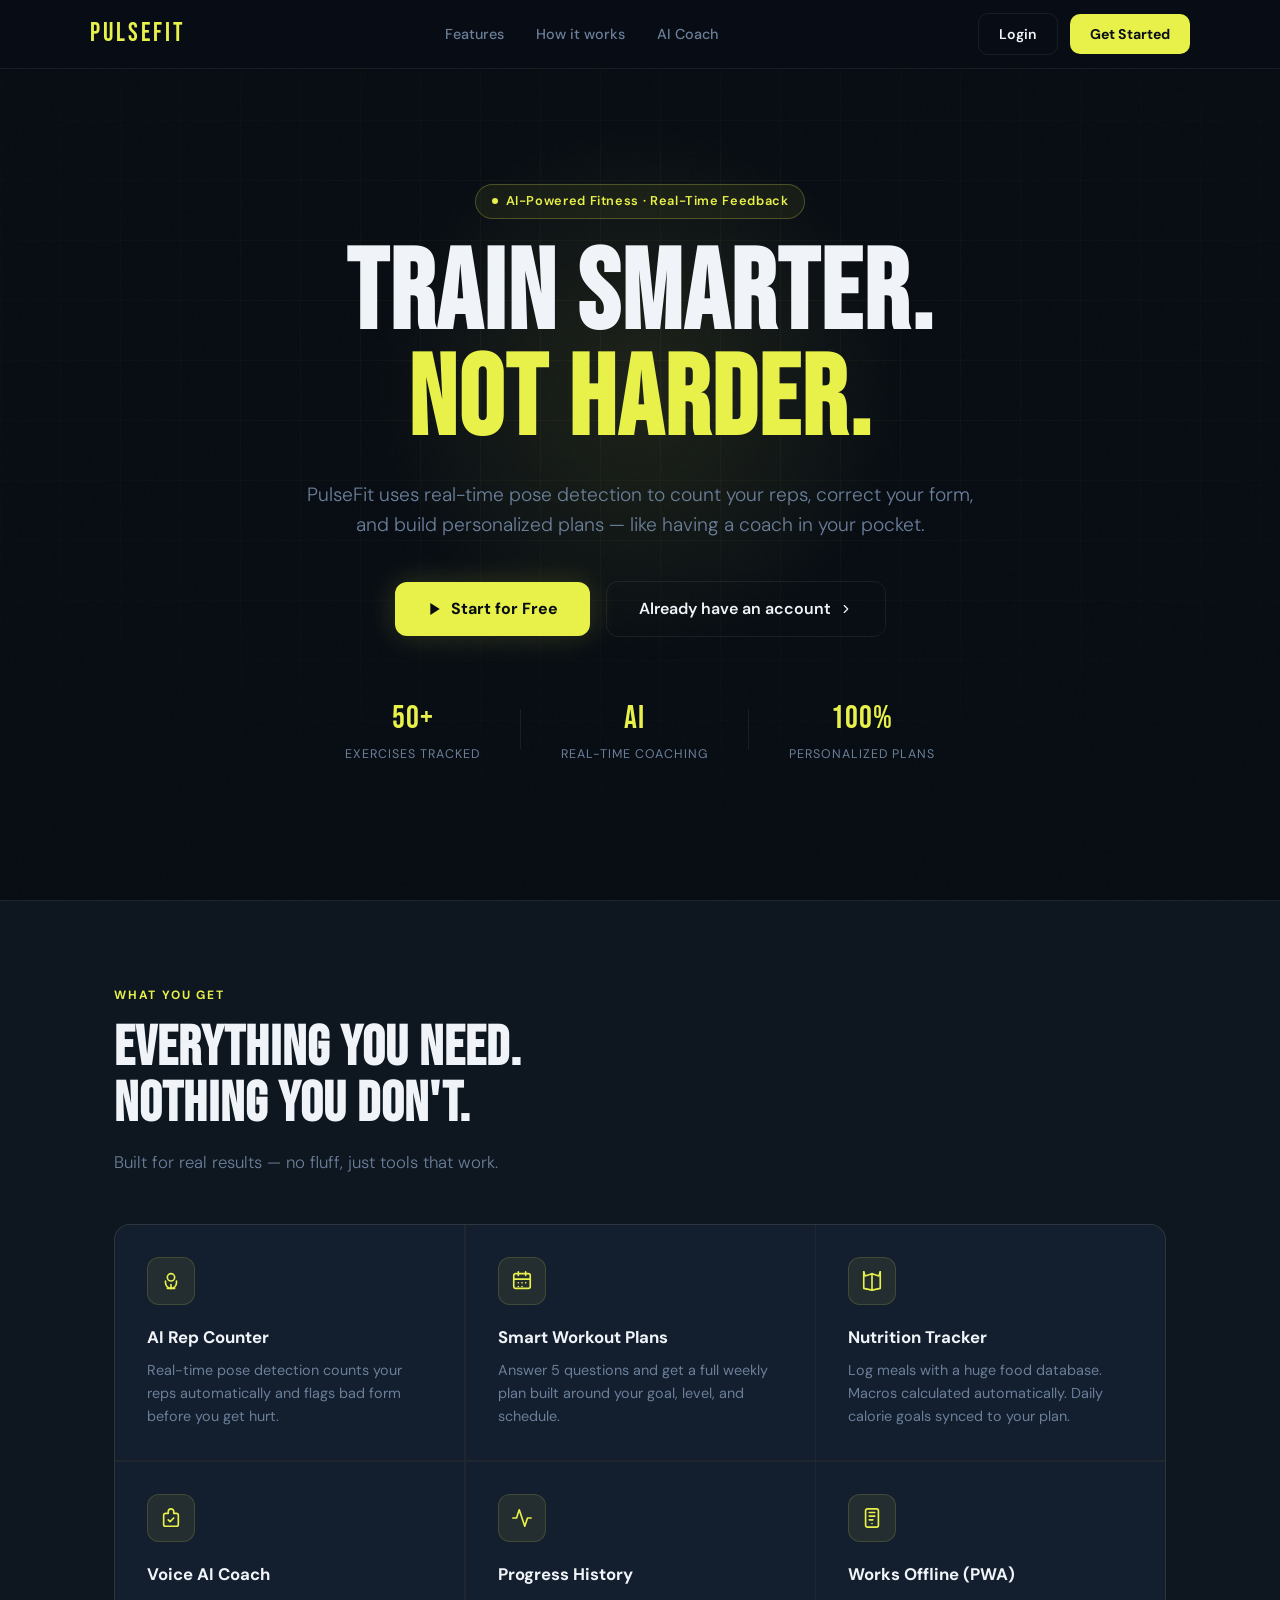
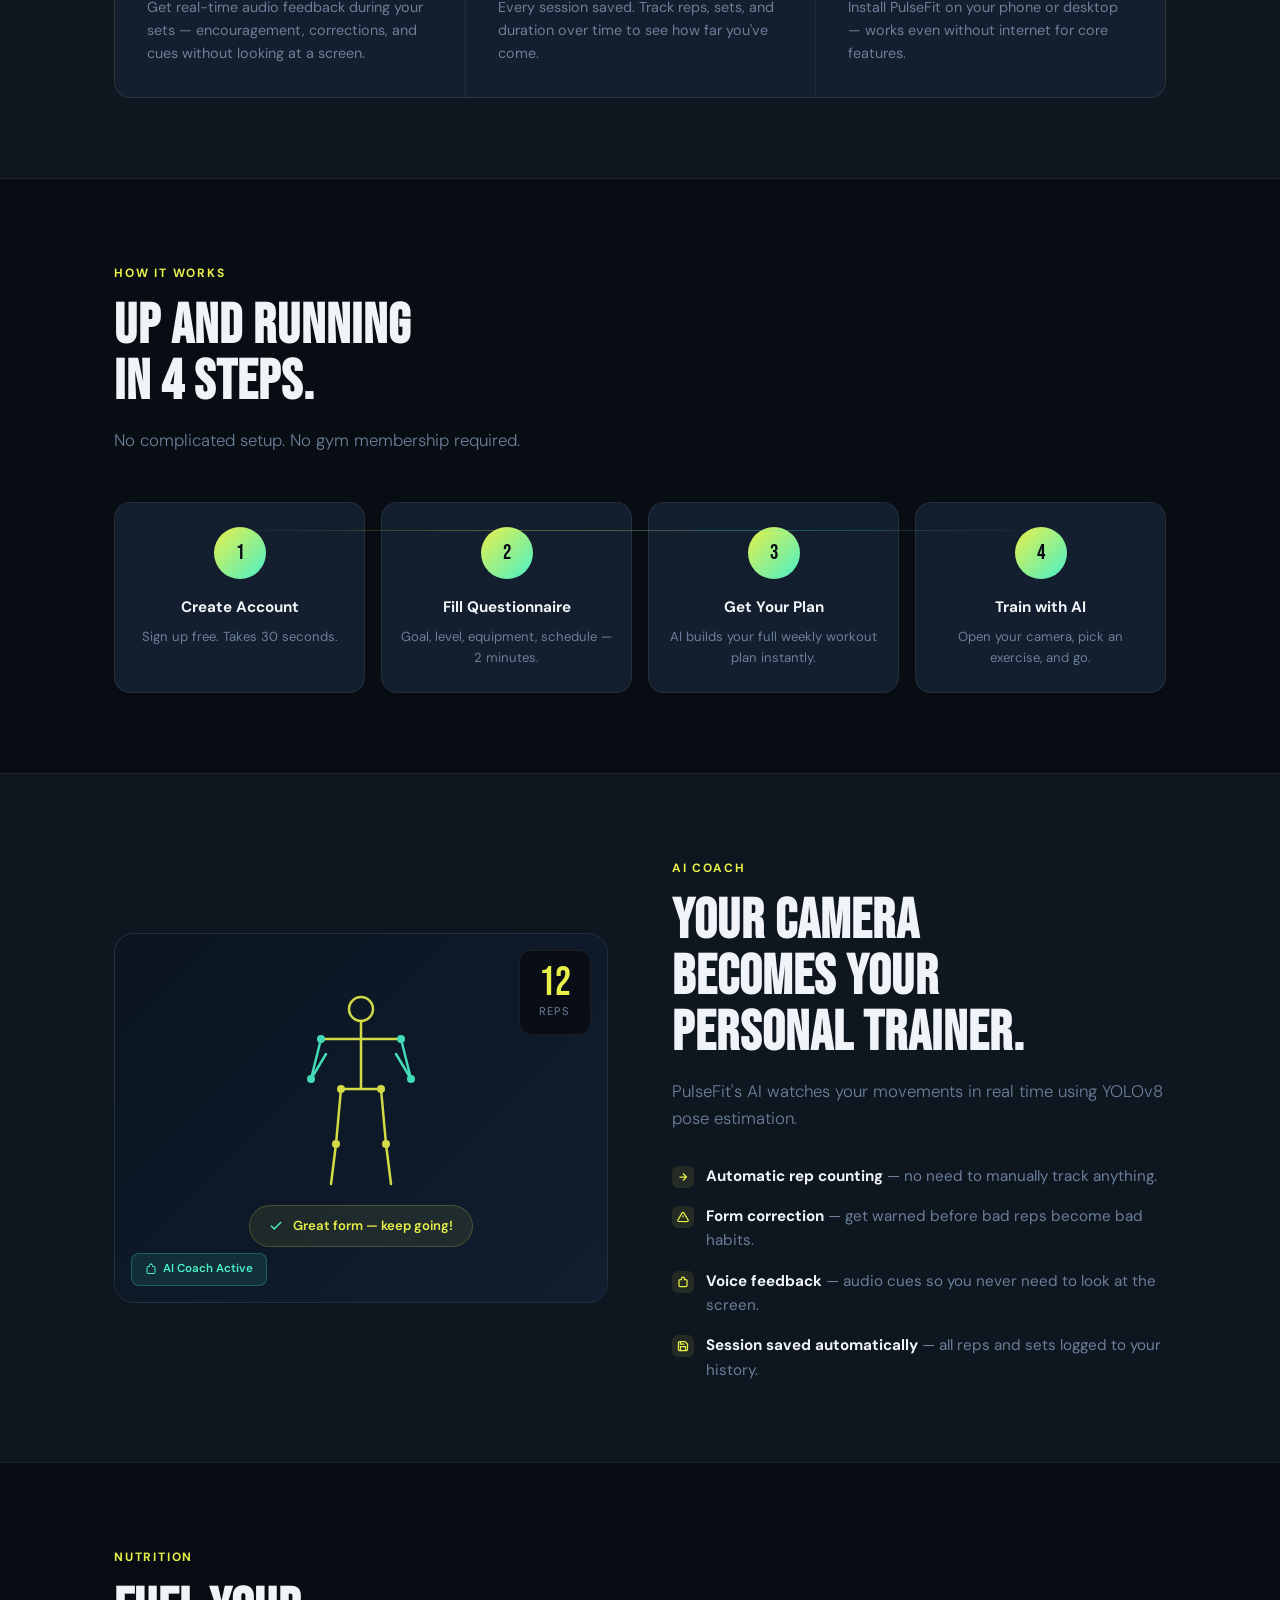
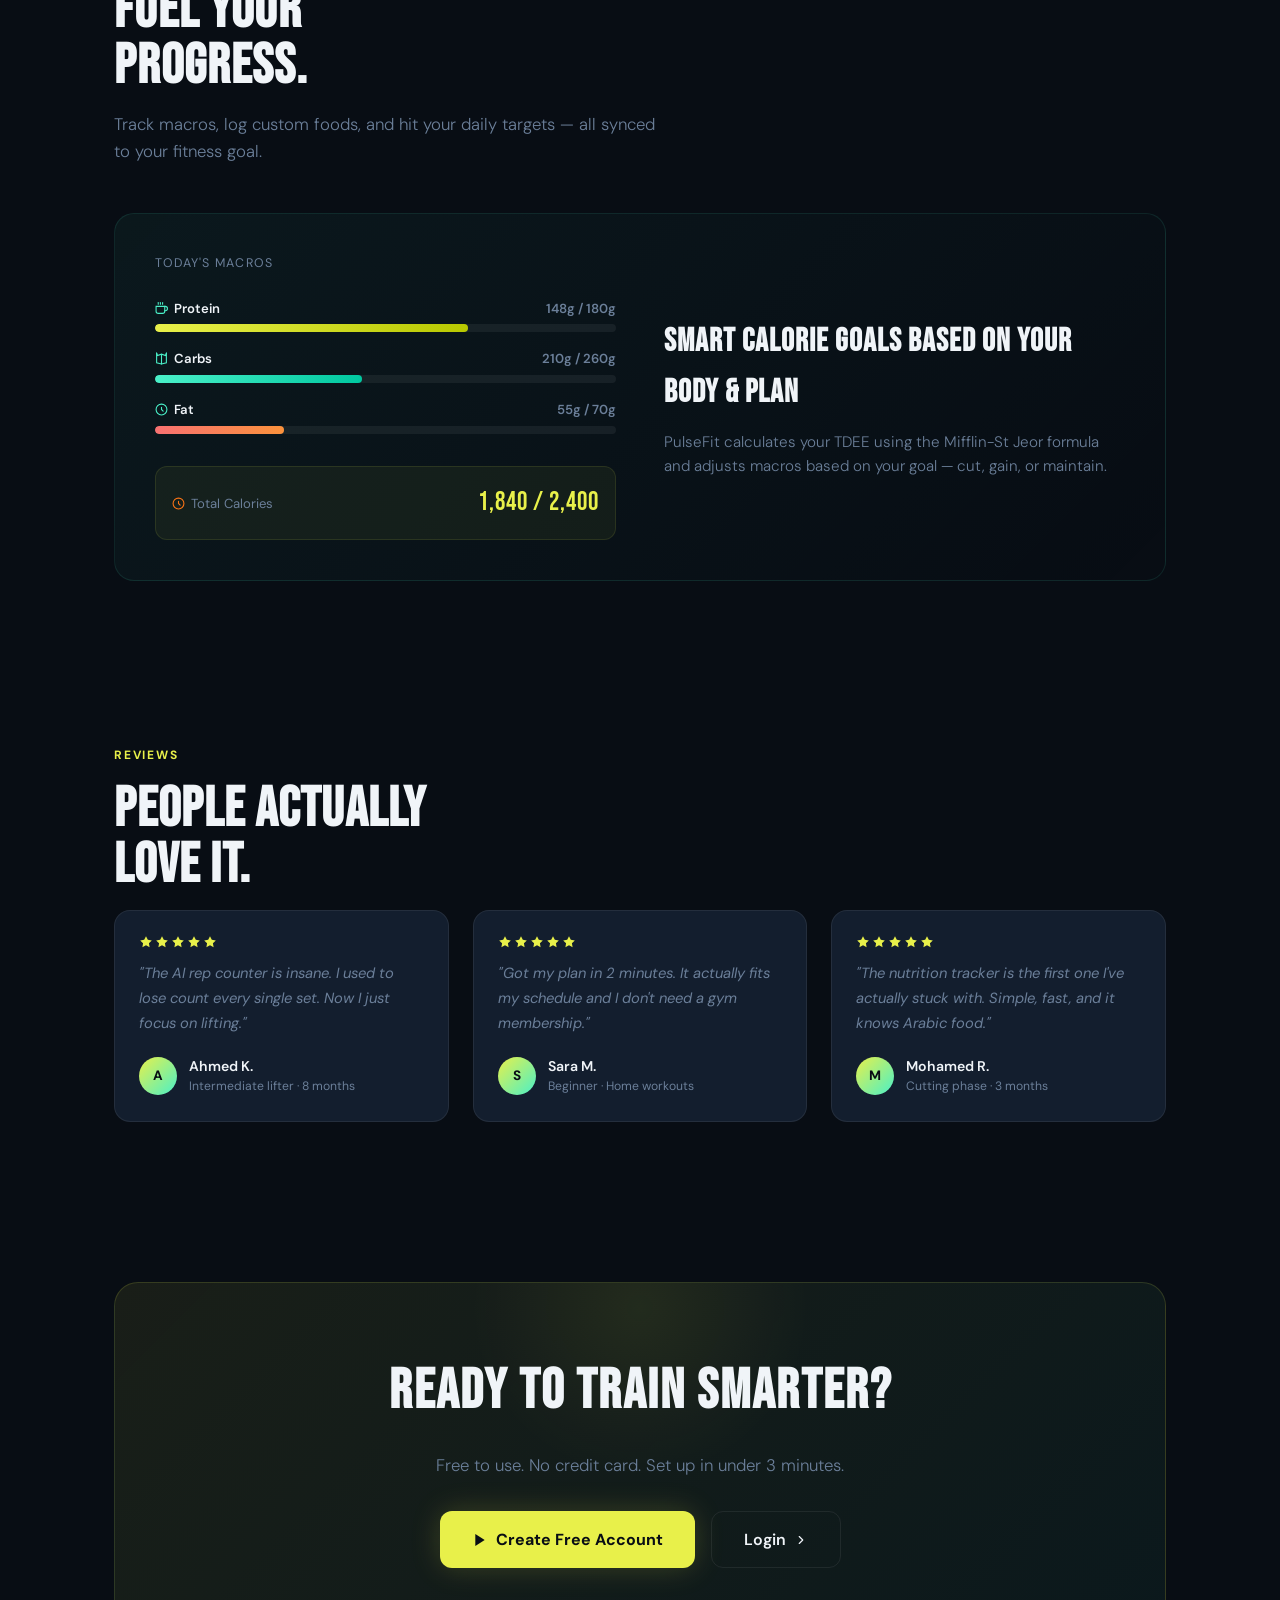
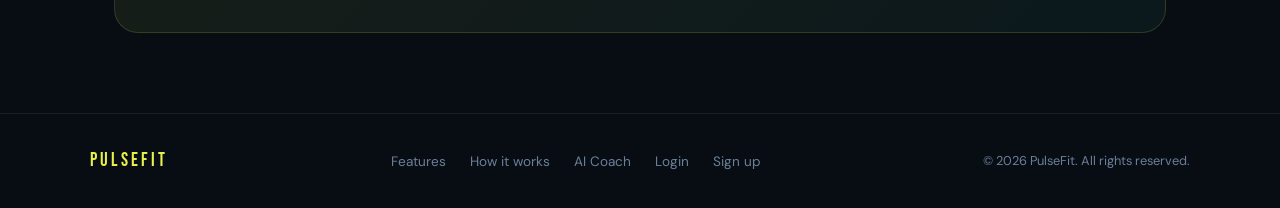
<file: templates/index.html>
<!DOCTYPE html>
<html lang="en">
<head>
  <meta charset="UTF-8">
  <link rel="icon" type="image/x-icon" href="/static/favicon.ico">
  <meta name="viewport" content="width=device-width, initial-scale=1.0">
  <title>PulseFit — AI Personal Trainer</title>
  <meta name="description" content="Your AI-powered personal trainer. Real-time pose detection, smart nutrition tracking, and personalized workout plans.">
  <link rel="manifest" href="/manifest.json">
  <meta name="theme-color" content="#e8f04a">
  <link rel="preconnect" href="https://fonts.googleapis.com">
  <link rel="stylesheet" href="https://fonts.googleapis.com/css2?family=Bebas+Neue&family=DM+Sans:ital,wght@0,300;0,400;0,500;0,600;0,700;1,300&display=swap">
  <style>
    :root {
      --bg:       #080d14;
      --surface:  #0e1620;
      --surface2: #131e2e;
      --accent:   #e8f04a;
      --accent2:  #4af0c8;
      --white:    #f0f4f8;
      --muted:    #6b7f99;
      --border:   rgba(255,255,255,0.07);
      --radius:   16px;
      --glow:     rgba(232,240,74,0.18);
    }
    *, *::before, *::after { box-sizing: border-box; margin: 0; padding: 0; }
    html { scroll-behavior: smooth; }
    body { background: var(--bg); color: var(--white); font-family: 'DM Sans', sans-serif; line-height: 1.6; overflow-x: hidden; }
    a { text-decoration: none; color: inherit; }
    img, svg { display: block; max-width: 100%; }

    body::before {
      content: '';
      position: fixed; inset: 0; z-index: 0; pointer-events: none;
      background-image: url("data:image/svg+xml,%3Csvg viewBox='0 0 256 256' xmlns='http://www.w3.org/2000/svg'%3E%3Cfilter id='noise'%3E%3CfeTurbulence type='fractalNoise' baseFrequency='0.9' numOctaves='4' stitchTiles='stitch'/%3E%3C/filter%3E%3Crect width='100%25' height='100%25' filter='url(%23noise)' opacity='0.04'/%3E%3C/svg%3E");
      opacity: 0.4;
    }

    /* NAV */
    header {
      position: fixed; top: 0; left: 0; right: 0; z-index: 100;
      padding: 0 2rem;
      backdrop-filter: blur(20px);
      background: rgba(8,13,20,0.75);
      border-bottom: 1px solid var(--border);
    }
    nav { max-width: 1100px; margin: 0 auto; height: 68px; display: flex; align-items: center; justify-content: space-between; gap: 2rem; }
    .nav-logo { font-family: 'Bebas Neue', sans-serif; font-size: 1.6rem; letter-spacing: 3px; color: var(--accent); }
    .nav-links { display: flex; align-items: center; gap: 2rem; list-style: none; }
    .nav-links a { color: var(--muted); font-size: 0.9rem; font-weight: 500; transition: color 0.2s; }
    .nav-links a:hover { color: var(--white); }
    .nav-ctas { display: flex; align-items: center; gap: 0.75rem; }
    .btn-ghost { padding: 0.55rem 1.25rem; border: 1px solid var(--border); border-radius: 10px; font-family: inherit; font-size: 0.88rem; font-weight: 600; color: var(--white); background: transparent; cursor: pointer; transition: all 0.2s; }
    .btn-ghost:hover { border-color: rgba(255,255,255,0.2); background: rgba(255,255,255,0.05); }
    .btn-accent { padding: 0.55rem 1.25rem; border: none; border-radius: 10px; font-family: inherit; font-size: 0.88rem; font-weight: 700; color: #0a0f18; background: var(--accent); cursor: pointer; transition: all 0.2s; }
    .btn-accent:hover { background: #d4da3a; transform: translateY(-1px); box-shadow: 0 6px 20px var(--glow); }

    /* Mobile nav toggle */
    .nav-toggle { display: none; background: none; border: 1px solid var(--border); border-radius: 8px; color: var(--white); padding: 6px 8px; cursor: pointer; }
    .mobile-nav { display: none; position: fixed; top: 68px; left: 0; right: 0; background: rgba(8,13,20,0.98); backdrop-filter: blur(20px); border-bottom: 1px solid var(--border); padding: 1rem 2rem; flex-direction: column; gap: 1rem; z-index: 99; }
    .mobile-nav a { color: var(--muted); font-size: 0.95rem; font-weight: 500; padding: 0.5rem 0; border-bottom: 1px solid var(--border); }
    .mobile-nav a:last-child { border: none; }
    .mobile-nav.open { display: flex; }

    /* HERO */
    #hero { position: relative; min-height: 100vh; display: flex; flex-direction: column; align-items: center; justify-content: center; text-align: center; padding: 8rem 1.5rem 5rem; overflow: hidden; }
    #hero::before { content: ''; position: absolute; inset: 0; z-index: 0; background-image: linear-gradient(rgba(232,240,74,0.04) 1px, transparent 1px), linear-gradient(90deg, rgba(232,240,74,0.04) 1px, transparent 1px); background-size: 60px 60px; mask-image: radial-gradient(ellipse 80% 60% at 50% 40%, black, transparent); animation: gridDrift 20s linear infinite; }
    @keyframes gridDrift { from { transform: translateY(0); } to { transform: translateY(60px); } }
    #hero::after { content: ''; position: absolute; top: 10%; left: 50%; transform: translateX(-50%); width: 600px; height: 600px; background: radial-gradient(circle, rgba(232,240,74,0.1) 0%, transparent 65%); border-radius: 50%; z-index: 0; pointer-events: none; animation: pulse 4s ease-in-out infinite; }
    @keyframes pulse { 0%, 100% { transform: translateX(-50%) scale(1); opacity: 0.8; } 50% { transform: translateX(-50%) scale(1.1); opacity: 1; } }
    .hero-content { position: relative; z-index: 1; max-width: 820px; }
    .hero-badge { display: inline-flex; align-items: center; gap: 0.5rem; padding: 0.4rem 1rem; border: 1px solid rgba(232,240,74,0.25); border-radius: 999px; font-size: 0.8rem; font-weight: 600; letter-spacing: 0.05em; color: var(--accent); background: rgba(232,240,74,0.06); margin-bottom: 1.5rem; animation: fadeUp 0.6s ease both; }
    .badge-dot { width: 6px; height: 6px; border-radius: 50%; background: var(--accent); animation: blink 1.5s infinite; }
    @keyframes blink { 0%,100%{opacity:1} 50%{opacity:0.3} }
    .hero-title { font-family: 'Bebas Neue', sans-serif; font-size: clamp(3.5rem, 10vw, 7rem); line-height: 0.95; letter-spacing: 2px; color: var(--white); animation: fadeUp 0.6s 0.1s ease both; }
    .hero-title span { color: var(--accent); }
    .hero-sub { margin-top: 1.5rem; font-size: clamp(1rem, 2vw, 1.2rem); color: var(--muted); max-width: 52ch; margin-inline: auto; font-weight: 300; animation: fadeUp 0.6s 0.2s ease both; }
    .hero-actions { display: flex; align-items: center; justify-content: center; gap: 1rem; flex-wrap: wrap; margin-top: 2.5rem; animation: fadeUp 0.6s 0.3s ease both; }
    .btn-hero-primary { display: inline-flex; align-items: center; gap: 0.5rem; padding: 0.9rem 2rem; background: var(--accent); color: #080d14; border: none; border-radius: 12px; font-family: inherit; font-size: 1rem; font-weight: 700; cursor: pointer; transition: all 0.2s; box-shadow: 0 0 30px var(--glow); }
    .btn-hero-primary:hover { transform: translateY(-2px); box-shadow: 0 8px 40px var(--glow); background: #d4da3a; }
    .btn-hero-ghost { display: inline-flex; align-items: center; gap: 0.5rem; padding: 0.9rem 2rem; background: transparent; color: var(--white); border: 1px solid var(--border); border-radius: 12px; font-family: inherit; font-size: 1rem; font-weight: 600; cursor: pointer; transition: all 0.2s; }
    .btn-hero-ghost:hover { border-color: rgba(255,255,255,0.2); background: rgba(255,255,255,0.05); }
    .hero-stats { display: flex; align-items: center; justify-content: center; gap: 2.5rem; flex-wrap: wrap; margin-top: 3.5rem; animation: fadeUp 0.6s 0.4s ease both; }
    .hero-stat { text-align: center; }
    .hero-stat-num { font-family: 'Bebas Neue', sans-serif; font-size: 2rem; color: var(--accent); letter-spacing: 1px; }
    .hero-stat-lbl { font-size: 0.78rem; color: var(--muted); text-transform: uppercase; letter-spacing: 0.08em; }
    .stat-divider { width: 1px; height: 40px; background: var(--border); }
    @keyframes fadeUp { from { opacity: 0; transform: translateY(24px); } to { opacity: 1; transform: translateY(0); } }

    /* SECTIONS */
    .section-wrap { max-width: 1100px; margin: 0 auto; padding: 5rem 1.5rem; }
    .section-tag { display: inline-block; font-size: 0.75rem; font-weight: 700; letter-spacing: 0.15em; text-transform: uppercase; color: var(--accent); margin-bottom: 1rem; }
    .section-title { font-family: 'Bebas Neue', sans-serif; font-size: clamp(2.2rem, 5vw, 3.5rem); letter-spacing: 1px; line-height: 1; margin-bottom: 1rem; }
    .section-sub { color: var(--muted); font-size: 1.05rem; max-width: 50ch; font-weight: 300; margin-bottom: 3rem; }

    /* FEATURES */
    #features { background: var(--surface); border-top: 1px solid var(--border); border-bottom: 1px solid var(--border); }
    .features-grid { display: grid; grid-template-columns: repeat(3, 1fr); gap: 1.5px; background: var(--border); border: 1px solid var(--border); border-radius: var(--radius); overflow: hidden; }
    .feature-card { background: var(--surface2); padding: 2rem; transition: background 0.25s; position: relative; overflow: hidden; }
    .feature-card::before { content: ''; position: absolute; top: 0; left: 0; right: 0; height: 2px; background: linear-gradient(90deg, var(--accent), var(--accent2)); transform: scaleX(0); transform-origin: left; transition: transform 0.3s ease; }
    .feature-card:hover::before { transform: scaleX(1); }
    .feature-card:hover { background: #162030; }
    .feature-icon { width: 48px; height: 48px; background: rgba(232,240,74,0.08); border: 1px solid rgba(232,240,74,0.15); border-radius: 12px; display: flex; align-items: center; justify-content: center; margin-bottom: 1.2rem; color: var(--accent); }
    .feature-card h3 { font-size: 1.05rem; font-weight: 700; margin-bottom: 0.5rem; }
    .feature-card p { font-size: 0.9rem; color: var(--muted); line-height: 1.6; }

    /* HOW IT WORKS */
    .steps-grid { display: grid; grid-template-columns: repeat(4, 1fr); gap: 1rem; position: relative; }
    .steps-grid::before { content: ''; position: absolute; top: 28px; left: 10%; right: 10%; height: 1px; background: linear-gradient(90deg, transparent, var(--accent), var(--accent2), transparent); opacity: 0.3; }
    .step-card { text-align: center; padding: 1.5rem 1rem; background: var(--surface2); border: 1px solid var(--border); border-radius: var(--radius); transition: transform 0.2s, border-color 0.2s; }
    .step-card:hover { transform: translateY(-4px); border-color: rgba(232,240,74,0.2); }
    .step-num { width: 52px; height: 52px; margin: 0 auto 1rem; background: linear-gradient(135deg, var(--accent), var(--accent2)); border-radius: 50%; display: flex; align-items: center; justify-content: center; font-family: 'Bebas Neue', sans-serif; font-size: 1.3rem; color: #080d14; }
    .step-card h3 { font-size: 0.95rem; font-weight: 700; margin-bottom: 0.4rem; }
    .step-card p { font-size: 0.82rem; color: var(--muted); }

    /* AI SHOWCASE */
    #ai-section { background: var(--surface); border-top: 1px solid var(--border); border-bottom: 1px solid var(--border); }
    .ai-grid { display: grid; grid-template-columns: 1fr 1fr; gap: 4rem; align-items: center; }
    .ai-visual { position: relative; background: var(--surface2); border: 1px solid var(--border); border-radius: 20px; overflow: hidden; aspect-ratio: 4/3; display: flex; align-items: center; justify-content: center; }
    .ai-screen { width: 100%; height: 100%; background: linear-gradient(135deg, #0a1520, #111e30); display: flex; flex-direction: column; align-items: center; justify-content: center; gap: 1rem; position: relative; padding: 2rem; }
    .pose-svg { width: 120px; opacity: 0.9; }
    .ai-feedback { display: flex; align-items: center; gap: 0.6rem; padding: 0.6rem 1.2rem; background: rgba(232,240,74,0.08); border: 1px solid rgba(232,240,74,0.2); border-radius: 999px; font-size: 0.82rem; font-weight: 600; color: var(--accent); animation: feedbackPulse 2s ease-in-out infinite; }
    @keyframes feedbackPulse { 0%,100%{opacity:1} 50%{opacity:0.6} }
    .ai-feedback-icon { color: var(--accent2); flex-shrink: 0; }
    .rep-counter { position: absolute; top: 1rem; right: 1rem; background: rgba(8,13,20,0.9); border: 1px solid var(--border); border-radius: 12px; padding: 0.8rem 1.2rem; text-align: center; }
    .rep-num { font-family: 'Bebas Neue', sans-serif; font-size: 2.5rem; color: var(--accent); line-height: 1; }
    .rep-lbl { font-size: 0.7rem; color: var(--muted); text-transform: uppercase; letter-spacing: 0.1em; }
    .ai-corner-badge { position: absolute; bottom: 1rem; left: 1rem; background: rgba(74,240,200,0.1); border: 1px solid rgba(74,240,200,0.25); border-radius: 8px; padding: 0.4rem 0.8rem; font-size: 0.72rem; font-weight: 600; color: var(--accent2); display: flex; align-items: center; gap: 6px; }
    .ai-text .section-sub { margin-bottom: 2rem; }
    .ai-bullets { list-style: none; display: flex; flex-direction: column; gap: 1rem; }
    .ai-bullets li { display: flex; align-items: flex-start; gap: 0.75rem; font-size: 0.95rem; color: var(--muted); }
    .bullet-icon { width: 22px; height: 22px; flex-shrink: 0; background: rgba(232,240,74,0.1); border-radius: 6px; display: flex; align-items: center; justify-content: center; margin-top: 2px; color: var(--accent); }
    .ai-bullets strong { color: var(--white); }

    /* NUTRITION */
    .nutrition-strip { background: linear-gradient(135deg, rgba(74,240,200,0.05), transparent); border: 1px solid rgba(74,240,200,0.1); border-radius: 20px; padding: 2.5rem; display: grid; grid-template-columns: 1fr 1fr; gap: 3rem; align-items: center; }
    .macro-bars { display: flex; flex-direction: column; gap: 1rem; }
    .macro-row { display: flex; flex-direction: column; gap: 0.35rem; }
    .macro-label { display: flex; justify-content: space-between; font-size: 0.82rem; font-weight: 600; align-items: center; gap: 6px; }
    .macro-label-icon { color: var(--accent2); flex-shrink: 0; }
    .macro-label span:last-child { color: var(--muted); }
    .macro-bar-bg { height: 8px; background: rgba(255,255,255,0.06); border-radius: 999px; overflow: hidden; }
    .macro-bar-fill { height: 100%; border-radius: 999px; transition: width 1s ease; }
    .macro-bar-fill.prot { background: linear-gradient(90deg, var(--accent), #b8c800); width: 68%; }
    .macro-bar-fill.carb { background: linear-gradient(90deg, var(--accent2), #00c8a0); width: 45%; }
    .macro-bar-fill.fat  { background: linear-gradient(90deg, #f87171, #fb923c); width: 28%; }
    .nutrition-text h3 { font-family: 'Bebas Neue', sans-serif; font-size: 2rem; letter-spacing: 1px; margin-bottom: 0.75rem; }
    .nutrition-text p { color: var(--muted); font-size: 0.95rem; font-weight: 300; }

    /* TESTIMONIALS */
    .testimonials-grid { display: grid; grid-template-columns: repeat(3, 1fr); gap: 1.5rem; }
    .testi-card { background: var(--surface2); border: 1px solid var(--border); border-radius: var(--radius); padding: 1.5rem; transition: border-color 0.2s, transform 0.2s; }
    .testi-card:hover { border-color: rgba(232,240,74,0.15); transform: translateY(-3px); }
    .testi-stars { display: flex; gap: 2px; margin-bottom: 0.75rem; color: var(--accent); }
    .testi-text { font-size: 0.92rem; color: var(--muted); line-height: 1.7; margin-bottom: 1.2rem; font-style: italic; }
    .testi-author { display: flex; align-items: center; gap: 0.75rem; }
    .testi-avatar { width: 38px; height: 38px; border-radius: 50%; background: linear-gradient(135deg, var(--accent), var(--accent2)); display: flex; align-items: center; justify-content: center; font-weight: 700; font-size: 0.85rem; color: #080d14; flex-shrink: 0; }
    .testi-name { font-size: 0.88rem; font-weight: 600; }
    .testi-role { font-size: 0.76rem; color: var(--muted); }

    /* CTA */
    .cta-banner { background: linear-gradient(135deg, rgba(232,240,74,0.08), rgba(74,240,200,0.05)); border: 1px solid rgba(232,240,74,0.15); border-radius: 24px; padding: 4rem 2rem; text-align: center; position: relative; overflow: hidden; }
    .cta-banner::before { content: ''; position: absolute; top: -50%; left: 50%; transform: translateX(-50%); width: 400px; height: 400px; background: radial-gradient(circle, rgba(232,240,74,0.07), transparent 60%); border-radius: 50%; pointer-events: none; }
    .cta-banner h2 { font-family: 'Bebas Neue', sans-serif; font-size: clamp(2rem, 5vw, 3.5rem); letter-spacing: 2px; margin-bottom: 1rem; position: relative; }
    .cta-banner p { color: var(--muted); margin-bottom: 2rem; font-size: 1.05rem; font-weight: 300; position: relative; }
    .cta-actions { display: flex; justify-content: center; gap: 1rem; flex-wrap: wrap; position: relative; }

    /* FOOTER */
    footer { border-top: 1px solid var(--border); padding: 2rem 1.5rem; }
    .footer-inner { max-width: 1100px; margin: 0 auto; display: flex; align-items: center; justify-content: space-between; flex-wrap: wrap; gap: 1rem; }
    .footer-logo { font-family: 'Bebas Neue', sans-serif; font-size: 1.2rem; letter-spacing: 3px; color: var(--accent); }
    .footer-links { display: flex; gap: 1.5rem; list-style: none; flex-wrap: wrap; }
    .footer-links a { font-size: 0.85rem; color: var(--muted); transition: color 0.2s; }
    .footer-links a:hover { color: var(--white); }
    .footer-copy { font-size: 0.8rem; color: var(--muted); }

    /* ── RESPONSIVE ──────────────────────────────────────── */

    /* Tablet landscape (≤ 900px) */
    @media (max-width: 900px) {
      .features-grid     { grid-template-columns: repeat(2, 1fr); }
      .steps-grid        { grid-template-columns: 1fr 1fr; }
      .steps-grid::before{ display: none; }
      .ai-grid           { grid-template-columns: 1fr; }
      .nutrition-strip   { grid-template-columns: 1fr; gap: 2rem; }
      .testimonials-grid { grid-template-columns: repeat(2, 1fr); }
      .nav-links         { display: none; }
      .nav-toggle        { display: flex; align-items: center; gap: 6px; }
      header             { padding: 0 1rem; }
      .section-wrap      { padding: 4rem 1.25rem; }
    }

    /* Tablet portrait / large phone (≤ 650px) */
    @media (max-width: 650px) {
      .steps-grid        { grid-template-columns: 1fr; }
      .hero-stats        { gap: 1.5rem; }
      .stat-divider      { display: none; }
      .nav-ctas .btn-ghost { display: none; }
      .section-wrap      { padding: 3rem 1rem; }
      .nutrition-strip   { padding: 1.75rem 1.25rem; }
      .cta-banner        { padding: 3rem 1.25rem; }
      .feature-card      { padding: 1.5rem; }
    }

    /* Phone (≤ 480px) */
    @media (max-width: 480px) {
      .features-grid     { grid-template-columns: 1fr; }
      .testimonials-grid { grid-template-columns: 1fr; }
      .hero-actions      { flex-direction: column; align-items: stretch; }
      .btn-hero-primary, .btn-hero-ghost { justify-content: center; padding: 0.85rem 1.5rem; font-size: 0.95rem; }
      #hero              { padding: 6.5rem 1rem 3rem; }
      .section-wrap      { padding: 2.5rem 0.9rem; }
      .nutrition-strip   { padding: 1.25rem 1rem; gap: 1.5rem; }
      .cta-banner        { padding: 2.25rem 1rem; border-radius: 16px; }
      nav                { gap: 0.75rem; }
    }

    /* Very small phones (≤ 380px) */
    @media (max-width: 380px) {
      .nav-logo          { font-size: 1.35rem; }
      .hero-title        { font-size: clamp(2.8rem, 9vw, 3.5rem); }
      .hero-stat-num     { font-size: 1.6rem; }
      .hero-badge        { font-size: 0.72rem; padding: 0.35rem 0.85rem; }
      .section-title     { font-size: clamp(1.9rem, 7vw, 2.5rem); }
      .step-num          { width: 44px; height: 44px; font-size: 1.15rem; }
    }
  </style>
</head>
<body>

  <!-- NAV -->
  <header>
    <nav>
      <span class="nav-logo">PulseFit</span>
      <ul class="nav-links">
        <li><a href="#features">Features</a></li>
        <li><a href="#how">How it works</a></li>
        <li><a href="#ai-section">AI Coach</a></li>
      </ul>
      <div class="nav-ctas">
        <a href="/login" class="btn-ghost">Login</a>
        <a href="/register" class="btn-accent">Get Started</a>
        <button class="nav-toggle" onclick="toggleMobileNav()" aria-label="Menu">
          <svg width="18" height="18" viewBox="0 0 24 24" fill="none" stroke="currentColor" stroke-width="2" stroke-linecap="round"><line x1="3" y1="6" x2="21" y2="6"/><line x1="3" y1="12" x2="21" y2="12"/><line x1="3" y1="18" x2="21" y2="18"/></svg>
        </button>
      </div>
    </nav>
  </header>

  <!-- MOBILE NAV -->
  <div class="mobile-nav" id="mobile-nav">
    <a href="#features" onclick="closeMobileNav()">Features</a>
    <a href="#how" onclick="closeMobileNav()">How it works</a>
    <a href="#ai-section" onclick="closeMobileNav()">AI Coach</a>
    <a href="/login" onclick="closeMobileNav()">Login</a>
    <a href="/register" onclick="closeMobileNav()" style="color:var(--accent);font-weight:700;">Get Started</a>
  </div>

  <!-- HERO -->
  <section id="hero">
    <div class="hero-content">
      <div class="hero-badge">
        <span class="badge-dot"></span>
        AI-Powered Fitness · Real-Time Feedback
      </div>
      <h1 class="hero-title">Train Smarter.<br><span>Not Harder.</span></h1>
      <p class="hero-sub">PulseFit uses real-time pose detection to count your reps, correct your form, and build personalized plans — like having a coach in your pocket.</p>
      <div class="hero-actions">
        <a href="/register" class="btn-hero-primary">
          <svg width="16" height="16" viewBox="0 0 24 24" fill="currentColor"><polygon points="5 3 19 12 5 21 5 3"/></svg>
          Start for Free
        </a>
        <a href="/login" class="btn-hero-ghost">
          Already have an account
          <svg width="14" height="14" viewBox="0 0 24 24" fill="none" stroke="currentColor" stroke-width="2" stroke-linecap="round" stroke-linejoin="round"><polyline points="9 18 15 12 9 6"/></svg>
        </a>
      </div>
      <div class="hero-stats">
        <div class="hero-stat">
          <div class="hero-stat-num">50+</div>
          <div class="hero-stat-lbl">Exercises tracked</div>
        </div>
        <div class="stat-divider"></div>
        <div class="hero-stat">
          <div class="hero-stat-num">AI</div>
          <div class="hero-stat-lbl">Real-time coaching</div>
        </div>
        <div class="stat-divider"></div>
        <div class="hero-stat">
          <div class="hero-stat-num">100%</div>
          <div class="hero-stat-lbl">Personalized plans</div>
        </div>
      </div>
    </div>
  </section>

  <!-- FEATURES -->
  <section id="features">
    <div class="section-wrap">
      <span class="section-tag">What you get</span>
      <h2 class="section-title">Everything you need.<br>Nothing you don't.</h2>
      <p class="section-sub">Built for real results — no fluff, just tools that work.</p>
      <div class="features-grid">
        <div class="feature-card">
          <div class="feature-icon">
            <svg width="22" height="22" viewBox="0 0 24 24" fill="none" stroke="currentColor" stroke-width="1.8" stroke-linecap="round" stroke-linejoin="round"><circle cx="12" cy="8" r="4"/><path d="M6 12v2a6 6 0 0 0 12 0v-2"/><path d="M12 16v4"/><path d="M8 20h8"/></svg>
          </div>
          <h3>AI Rep Counter</h3>
          <p>Real-time pose detection counts your reps automatically and flags bad form before you get hurt.</p>
        </div>
        <div class="feature-card">
          <div class="feature-icon">
            <svg width="22" height="22" viewBox="0 0 24 24" fill="none" stroke="currentColor" stroke-width="1.8" stroke-linecap="round" stroke-linejoin="round"><rect x="3" y="4" width="18" height="16" rx="2"/><path d="M8 2v4M16 2v4M3 10h18"/><path d="M8 14h.01M12 14h.01M16 14h.01M8 18h.01M12 18h.01"/></svg>
          </div>
          <h3>Smart Workout Plans</h3>
          <p>Answer 5 questions and get a full weekly plan built around your goal, level, and schedule.</p>
        </div>
        <div class="feature-card">
          <div class="feature-icon">
            <svg width="22" height="22" viewBox="0 0 24 24" fill="none" stroke="currentColor" stroke-width="1.8" stroke-linecap="round" stroke-linejoin="round"><path d="M3 2l1.5 4.5L12 4l7.5 2.5L21 2"/><path d="M3 2v18l9 2 9-2V2"/><path d="M12 4v18"/></svg>
          </div>
          <h3>Nutrition Tracker</h3>
          <p>Log meals with a huge food database. Macros calculated automatically. Daily calorie goals synced to your plan.</p>
        </div>
        <div class="feature-card">
          <div class="feature-icon">
            <svg width="22" height="22" viewBox="0 0 24 24" fill="none" stroke="currentColor" stroke-width="1.8" stroke-linecap="round" stroke-linejoin="round"><path d="M12 2a3 3 0 0 0-3 3v2H6a2 2 0 0 0-2 2v10a2 2 0 0 0 2 2h12a2 2 0 0 0 2-2V9a2 2 0 0 0-2-2h-3V5a3 3 0 0 0-3-3z"/><path d="M9 14l2 2 4-4"/></svg>
          </div>
          <h3>Voice AI Coach</h3>
          <p>Get real-time audio feedback during your sets — encouragement, corrections, and cues without looking at a screen.</p>
        </div>
        <div class="feature-card">
          <div class="feature-icon">
            <svg width="22" height="22" viewBox="0 0 24 24" fill="none" stroke="currentColor" stroke-width="1.8" stroke-linecap="round" stroke-linejoin="round"><polyline points="22 12 18 12 15 21 9 3 6 12 2 12"/></svg>
          </div>
          <h3>Progress History</h3>
          <p>Every session saved. Track reps, sets, and duration over time to see how far you've come.</p>
        </div>
        <div class="feature-card">
          <div class="feature-icon">
            <svg width="22" height="22" viewBox="0 0 24 24" fill="none" stroke="currentColor" stroke-width="1.8" stroke-linecap="round" stroke-linejoin="round"><rect x="5" y="2" width="14" height="20" rx="2"/><path d="M12 18h.01"/><path d="M9 6h6M9 10h6M9 14h4"/></svg>
          </div>
          <h3>Works Offline (PWA)</h3>
          <p>Install PulseFit on your phone or desktop — works even without internet for core features.</p>
        </div>
      </div>
    </div>
  </section>

  <!-- HOW IT WORKS -->
  <section id="how">
    <div class="section-wrap">
      <span class="section-tag">How it works</span>
      <h2 class="section-title">Up and running<br>in 4 steps.</h2>
      <p class="section-sub">No complicated setup. No gym membership required.</p>
      <div class="steps-grid">
        <div class="step-card"><div class="step-num">1</div><h3>Create Account</h3><p>Sign up free. Takes 30 seconds.</p></div>
        <div class="step-card"><div class="step-num">2</div><h3>Fill Questionnaire</h3><p>Goal, level, equipment, schedule — 2 minutes.</p></div>
        <div class="step-card"><div class="step-num">3</div><h3>Get Your Plan</h3><p>AI builds your full weekly workout plan instantly.</p></div>
        <div class="step-card"><div class="step-num">4</div><h3>Train with AI</h3><p>Open your camera, pick an exercise, and go.</p></div>
      </div>
    </div>
  </section>

  <!-- AI SHOWCASE -->
  <section id="ai-section">
    <div class="section-wrap">
      <div class="ai-grid">
        <div class="ai-visual">
          <div class="ai-screen">
            <svg class="pose-svg" viewBox="0 0 120 200" fill="none" xmlns="http://www.w3.org/2000/svg">
              <circle cx="60" cy="20" r="12" stroke="#e8f04a" stroke-width="2.5"/>
              <line x1="60" y1="32" x2="60" y2="100" stroke="#e8f04a" stroke-width="2.5" stroke-linecap="round"/>
              <line x1="20" y1="50" x2="100" y2="50" stroke="#e8f04a" stroke-width="2.5" stroke-linecap="round"/>
              <line x1="20" y1="50" x2="10" y2="90" stroke="#4af0c8" stroke-width="2.5" stroke-linecap="round"/>
              <line x1="10" y1="90" x2="25" y2="65" stroke="#4af0c8" stroke-width="2.5" stroke-linecap="round"/>
              <line x1="100" y1="50" x2="110" y2="90" stroke="#4af0c8" stroke-width="2.5" stroke-linecap="round"/>
              <line x1="110" y1="90" x2="95" y2="65" stroke="#4af0c8" stroke-width="2.5" stroke-linecap="round"/>
              <line x1="40" y1="100" x2="80" y2="100" stroke="#e8f04a" stroke-width="2.5" stroke-linecap="round"/>
              <line x1="40" y1="100" x2="35" y2="155" stroke="#e8f04a" stroke-width="2.5" stroke-linecap="round"/>
              <line x1="35" y1="155" x2="30" y2="195" stroke="#e8f04a" stroke-width="2.5" stroke-linecap="round"/>
              <line x1="80" y1="100" x2="85" y2="155" stroke="#e8f04a" stroke-width="2.5" stroke-linecap="round"/>
              <line x1="85" y1="155" x2="90" y2="195" stroke="#e8f04a" stroke-width="2.5" stroke-linecap="round"/>
              <circle cx="20" cy="50" r="4" fill="#4af0c8"/>
              <circle cx="100" cy="50" r="4" fill="#4af0c8"/>
              <circle cx="10" cy="90" r="4" fill="#4af0c8"/>
              <circle cx="110" cy="90" r="4" fill="#4af0c8"/>
              <circle cx="40" cy="100" r="4" fill="#e8f04a"/>
              <circle cx="80" cy="100" r="4" fill="#e8f04a"/>
              <circle cx="35" cy="155" r="4" fill="#e8f04a"/>
              <circle cx="85" cy="155" r="4" fill="#e8f04a"/>
            </svg>
            <div class="ai-feedback">
              <svg class="ai-feedback-icon" width="14" height="14" viewBox="0 0 24 24" fill="none" stroke="currentColor" stroke-width="2.5" stroke-linecap="round" stroke-linejoin="round"><polyline points="20 6 9 17 4 12"/></svg>
              Great form — keep going!
            </div>
            <div class="rep-counter"><div class="rep-num">12</div><div class="rep-lbl">Reps</div></div>
            <div class="ai-corner-badge">
              <svg width="12" height="12" viewBox="0 0 24 24" fill="none" stroke="currentColor" stroke-width="2" stroke-linecap="round"><path d="M12 2a3 3 0 0 0-3 3v2H6a2 2 0 0 0-2 2v10a2 2 0 0 0 2 2h12a2 2 0 0 0 2-2V9a2 2 0 0 0-2-2h-3V5a3 3 0 0 0-3-3z"/></svg>
              AI Coach Active
            </div>
          </div>
        </div>
        <div class="ai-text">
          <span class="section-tag">AI Coach</span>
          <h2 class="section-title">Your camera<br>becomes your<br>personal trainer.</h2>
          <p class="section-sub">PulseFit's AI watches your movements in real time using YOLOv8 pose estimation.</p>
          <ul class="ai-bullets">
            <li>
              <div class="bullet-icon"><svg width="12" height="12" viewBox="0 0 24 24" fill="none" stroke="currentColor" stroke-width="2.5"><path d="M5 12h14M12 5l7 7-7 7"/></svg></div>
              <span><strong>Automatic rep counting</strong> — no need to manually track anything.</span>
            </li>
            <li>
              <div class="bullet-icon"><svg width="12" height="12" viewBox="0 0 24 24" fill="none" stroke="currentColor" stroke-width="2.5"><path d="M10.29 3.86L1.82 18a2 2 0 0 0 1.71 3h16.94a2 2 0 0 0 1.71-3L13.71 3.86a2 2 0 0 0-3.42 0z"/><line x1="12" y1="9" x2="12" y2="13"/><line x1="12" y1="17" x2="12.01" y2="17"/></svg></div>
              <span><strong>Form correction</strong> — get warned before bad reps become bad habits.</span>
            </li>
            <li>
              <div class="bullet-icon"><svg width="12" height="12" viewBox="0 0 24 24" fill="none" stroke="currentColor" stroke-width="2.5"><path d="M12 2a3 3 0 0 0-3 3v2H6a2 2 0 0 0-2 2v10a2 2 0 0 0 2 2h12a2 2 0 0 0 2-2V9a2 2 0 0 0-2-2h-3V5a3 3 0 0 0-3-3z"/></svg></div>
              <span><strong>Voice feedback</strong> — audio cues so you never need to look at the screen.</span>
            </li>
            <li>
              <div class="bullet-icon"><svg width="12" height="12" viewBox="0 0 24 24" fill="none" stroke="currentColor" stroke-width="2.5"><path d="M19 21H5a2 2 0 0 1-2-2V5a2 2 0 0 1 2-2h11l5 5v11a2 2 0 0 1-2 2z"/><polyline points="17 21 17 13 7 13 7 21"/><polyline points="7 3 7 8 15 8"/></svg></div>
              <span><strong>Session saved automatically</strong> — all reps and sets logged to your history.</span>
            </li>
          </ul>
        </div>
      </div>
    </div>
  </section>

  <!-- NUTRITION -->
  <section id="nutrition">
    <div class="section-wrap">
      <span class="section-tag">Nutrition</span>
      <h2 class="section-title">Fuel your<br>progress.</h2>
      <p class="section-sub">Track macros, log custom foods, and hit your daily targets — all synced to your fitness goal.</p>
      <div class="nutrition-strip">
        <div class="macro-bars">
          <div style="font-size:0.78rem;color:var(--muted);text-transform:uppercase;letter-spacing:0.1em;margin-bottom:0.5rem;">Today's Macros</div>
          <div class="macro-row">
            <div class="macro-label">
              <span style="display:flex;align-items:center;gap:6px;">
                <svg class="macro-label-icon" width="13" height="13" viewBox="0 0 24 24" fill="none" stroke="currentColor" stroke-width="2" stroke-linecap="round"><path d="M18 8h1a4 4 0 0 1 0 8h-1"/><path d="M2 8h16v9a4 4 0 0 1-4 4H6a4 4 0 0 1-4-4V8z"/><line x1="6" y1="1" x2="6" y2="4"/><line x1="10" y1="1" x2="10" y2="4"/><line x1="14" y1="1" x2="14" y2="4"/></svg>
                Protein
              </span>
              <span>148g / 180g</span>
            </div>
            <div class="macro-bar-bg"><div class="macro-bar-fill prot"></div></div>
          </div>
          <div class="macro-row">
            <div class="macro-label">
              <span style="display:flex;align-items:center;gap:6px;">
                <svg class="macro-label-icon" width="13" height="13" viewBox="0 0 24 24" fill="none" stroke="currentColor" stroke-width="2" stroke-linecap="round"><path d="M3 2l1.5 4.5L12 4l7.5 2.5L21 2"/><path d="M3 2v18l9 2 9-2V2"/><path d="M12 4v18"/></svg>
                Carbs
              </span>
              <span>210g / 260g</span>
            </div>
            <div class="macro-bar-bg"><div class="macro-bar-fill carb"></div></div>
          </div>
          <div class="macro-row">
            <div class="macro-label">
              <span style="display:flex;align-items:center;gap:6px;">
                <svg class="macro-label-icon" width="13" height="13" viewBox="0 0 24 24" fill="none" stroke="currentColor" stroke-width="2" stroke-linecap="round"><circle cx="12" cy="12" r="10"/><path d="M12 8v4l3 3"/></svg>
                Fat
              </span>
              <span>55g / 70g</span>
            </div>
            <div class="macro-bar-bg"><div class="macro-bar-fill fat"></div></div>
          </div>
          <div style="margin-top:1rem;padding:1rem;background:rgba(232,240,74,0.05);border:1px solid rgba(232,240,74,0.1);border-radius:12px;display:flex;justify-content:space-between;align-items:center;">
            <span style="font-size:0.82rem;color:var(--muted);display:flex;align-items:center;gap:6px;">
              <svg width="13" height="13" viewBox="0 0 24 24" fill="none" stroke="#f97316" stroke-width="2" stroke-linecap="round"><path d="M12 2C6.48 2 2 6.48 2 12s4.48 10 10 10 10-4.48 10-10S17.52 2 12 2z"/><path d="M12 8v4l3 3"/></svg>
              Total Calories
            </span>
            <span style="font-family:'Bebas Neue',sans-serif;font-size:1.6rem;color:var(--accent);letter-spacing:1px;">1,840 / 2,400</span>
          </div>
        </div>
        <div class="nutrition-text">
          <h3>Smart calorie goals based on your body & plan</h3>
          <p>PulseFit calculates your TDEE using the Mifflin-St Jeor formula and adjusts macros based on your goal — cut, gain, or maintain.</p>
        </div>
      </div>
    </div>
  </section>

  <!-- TESTIMONIALS -->
  <section id="reviews">
    <div class="section-wrap">
      <span class="section-tag">Reviews</span>
      <h2 class="section-title">People actually<br>love it.</h2>
      <div class="testimonials-grid">
        <div class="testi-card">
          <div class="testi-stars">
            <svg width="14" height="14" viewBox="0 0 24 24" fill="currentColor"><polygon points="12 2 15.09 8.26 22 9.27 17 14.14 18.18 21.02 12 17.77 5.82 21.02 7 14.14 2 9.27 8.91 8.26 12 2"/></svg>
            <svg width="14" height="14" viewBox="0 0 24 24" fill="currentColor"><polygon points="12 2 15.09 8.26 22 9.27 17 14.14 18.18 21.02 12 17.77 5.82 21.02 7 14.14 2 9.27 8.91 8.26 12 2"/></svg>
            <svg width="14" height="14" viewBox="0 0 24 24" fill="currentColor"><polygon points="12 2 15.09 8.26 22 9.27 17 14.14 18.18 21.02 12 17.77 5.82 21.02 7 14.14 2 9.27 8.91 8.26 12 2"/></svg>
            <svg width="14" height="14" viewBox="0 0 24 24" fill="currentColor"><polygon points="12 2 15.09 8.26 22 9.27 17 14.14 18.18 21.02 12 17.77 5.82 21.02 7 14.14 2 9.27 8.91 8.26 12 2"/></svg>
            <svg width="14" height="14" viewBox="0 0 24 24" fill="currentColor"><polygon points="12 2 15.09 8.26 22 9.27 17 14.14 18.18 21.02 12 17.77 5.82 21.02 7 14.14 2 9.27 8.91 8.26 12 2"/></svg>
          </div>
          <p class="testi-text">"The AI rep counter is insane. I used to lose count every single set. Now I just focus on lifting."</p>
          <div class="testi-author"><div class="testi-avatar">A</div><div><div class="testi-name">Ahmed K.</div><div class="testi-role">Intermediate lifter · 8 months</div></div></div>
        </div>
        <div class="testi-card">
          <div class="testi-stars">
            <svg width="14" height="14" viewBox="0 0 24 24" fill="currentColor"><polygon points="12 2 15.09 8.26 22 9.27 17 14.14 18.18 21.02 12 17.77 5.82 21.02 7 14.14 2 9.27 8.91 8.26 12 2"/></svg>
            <svg width="14" height="14" viewBox="0 0 24 24" fill="currentColor"><polygon points="12 2 15.09 8.26 22 9.27 17 14.14 18.18 21.02 12 17.77 5.82 21.02 7 14.14 2 9.27 8.91 8.26 12 2"/></svg>
            <svg width="14" height="14" viewBox="0 0 24 24" fill="currentColor"><polygon points="12 2 15.09 8.26 22 9.27 17 14.14 18.18 21.02 12 17.77 5.82 21.02 7 14.14 2 9.27 8.91 8.26 12 2"/></svg>
            <svg width="14" height="14" viewBox="0 0 24 24" fill="currentColor"><polygon points="12 2 15.09 8.26 22 9.27 17 14.14 18.18 21.02 12 17.77 5.82 21.02 7 14.14 2 9.27 8.91 8.26 12 2"/></svg>
            <svg width="14" height="14" viewBox="0 0 24 24" fill="currentColor"><polygon points="12 2 15.09 8.26 22 9.27 17 14.14 18.18 21.02 12 17.77 5.82 21.02 7 14.14 2 9.27 8.91 8.26 12 2"/></svg>
          </div>
          <p class="testi-text">"Got my plan in 2 minutes. It actually fits my schedule and I don't need a gym membership."</p>
          <div class="testi-author"><div class="testi-avatar">S</div><div><div class="testi-name">Sara M.</div><div class="testi-role">Beginner · Home workouts</div></div></div>
        </div>
        <div class="testi-card">
          <div class="testi-stars">
            <svg width="14" height="14" viewBox="0 0 24 24" fill="currentColor"><polygon points="12 2 15.09 8.26 22 9.27 17 14.14 18.18 21.02 12 17.77 5.82 21.02 7 14.14 2 9.27 8.91 8.26 12 2"/></svg>
            <svg width="14" height="14" viewBox="0 0 24 24" fill="currentColor"><polygon points="12 2 15.09 8.26 22 9.27 17 14.14 18.18 21.02 12 17.77 5.82 21.02 7 14.14 2 9.27 8.91 8.26 12 2"/></svg>
            <svg width="14" height="14" viewBox="0 0 24 24" fill="currentColor"><polygon points="12 2 15.09 8.26 22 9.27 17 14.14 18.18 21.02 12 17.77 5.82 21.02 7 14.14 2 9.27 8.91 8.26 12 2"/></svg>
            <svg width="14" height="14" viewBox="0 0 24 24" fill="currentColor"><polygon points="12 2 15.09 8.26 22 9.27 17 14.14 18.18 21.02 12 17.77 5.82 21.02 7 14.14 2 9.27 8.91 8.26 12 2"/></svg>
            <svg width="14" height="14" viewBox="0 0 24 24" fill="currentColor"><polygon points="12 2 15.09 8.26 22 9.27 17 14.14 18.18 21.02 12 17.77 5.82 21.02 7 14.14 2 9.27 8.91 8.26 12 2"/></svg>
          </div>
          <p class="testi-text">"The nutrition tracker is the first one I've actually stuck with. Simple, fast, and it knows Arabic food."</p>
          <div class="testi-author"><div class="testi-avatar">M</div><div><div class="testi-name">Mohamed R.</div><div class="testi-role">Cutting phase · 3 months</div></div></div>
        </div>
      </div>
    </div>
  </section>

  <!-- CTA -->
  <section id="cta">
    <div class="section-wrap">
      <div class="cta-banner">
        <h2>Ready to train smarter?</h2>
        <p>Free to use. No credit card. Set up in under 3 minutes.</p>
        <div class="cta-actions">
          <a href="/register" class="btn-hero-primary">
            <svg width="16" height="16" viewBox="0 0 24 24" fill="currentColor"><polygon points="5 3 19 12 5 21 5 3"/></svg>
            Create Free Account
          </a>
          <a href="/login" class="btn-hero-ghost">
            Login
            <svg width="14" height="14" viewBox="0 0 24 24" fill="none" stroke="currentColor" stroke-width="2" stroke-linecap="round" stroke-linejoin="round"><polyline points="9 18 15 12 9 6"/></svg>
          </a>
        </div>
      </div>
    </div>
  </section>

  <!-- FOOTER -->
  <footer>
    <div class="footer-inner">
      <span class="footer-logo">PulseFit</span>
      <ul class="footer-links">
        <li><a href="#features">Features</a></li>
        <li><a href="#how">How it works</a></li>
        <li><a href="#ai-section">AI Coach</a></li>
        <li><a href="/login">Login</a></li>
        <li><a href="/register">Sign up</a></li>
      </ul>
      <span class="footer-copy">© 2026 PulseFit. All rights reserved.</span>
    </div>
  </footer>

  <script src="/static/common.js"></script>
  <script src="/static/script.js"></script>
  <script>
    if ('serviceWorker' in navigator) {
      navigator.serviceWorker.register('/sw.js').catch(console.error);
    }
    function toggleMobileNav() {
      document.getElementById('mobile-nav').classList.toggle('open');
    }
    function closeMobileNav() {
      document.getElementById('mobile-nav').classList.remove('open');
    }
  </script>
</body>
</html>
</file>
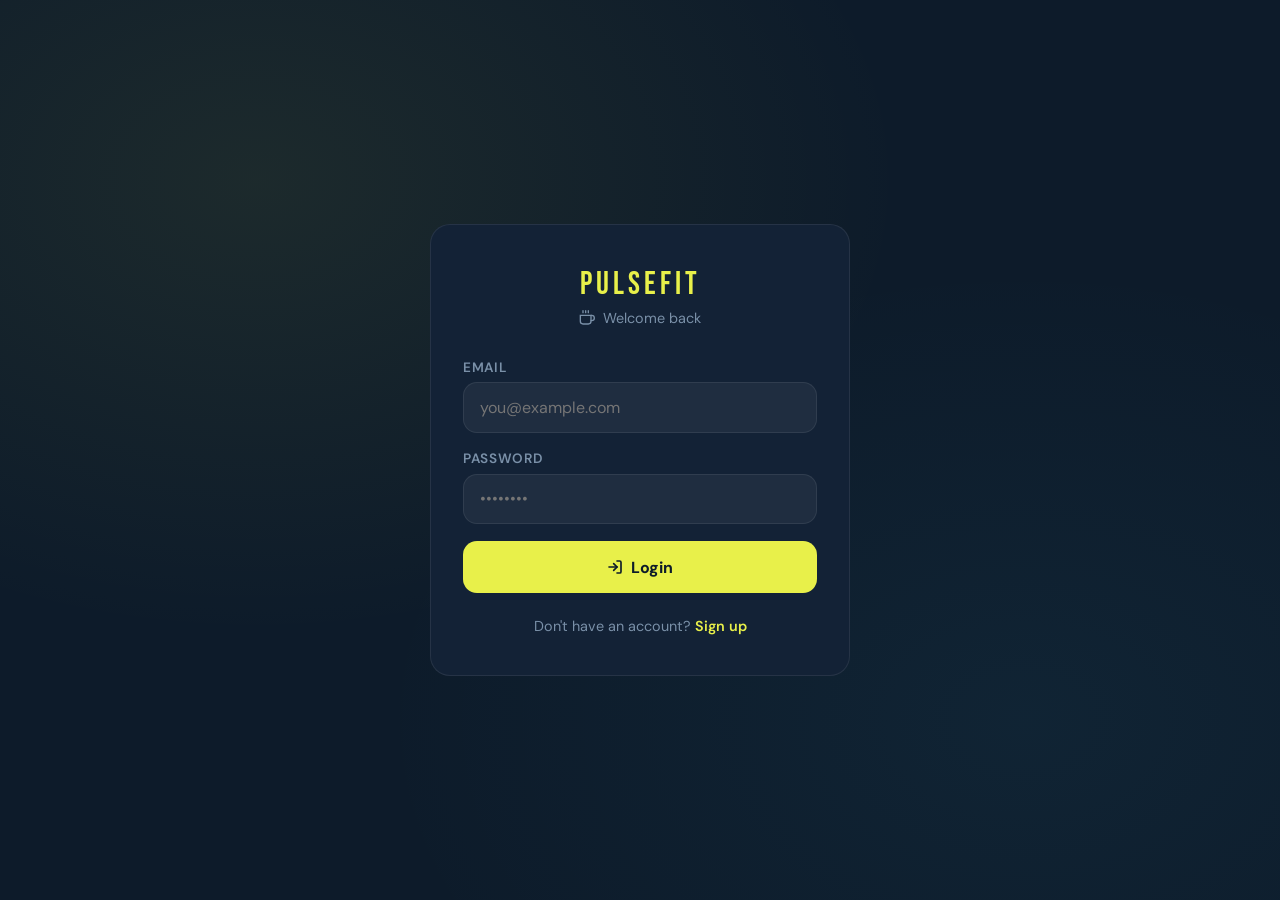
<file: templates/Login.html>
<!DOCTYPE html>
<html lang="en">
<head>
  <meta charset="UTF-8">
  <meta name="viewport" content="width=device-width, initial-scale=1.0">
  <title>PulseFit | Login</title>
  <link rel="manifest" href="/manifest.json">
  <meta name="theme-color" content="#e8f04a">
  <link rel="preconnect" href="https://fonts.googleapis.com">
  <link rel="stylesheet" href="https://fonts.googleapis.com/css2?family=Bebas+Neue&family=DM+Sans:wght@400;500;600;700&display=swap">
  <style>
    :root{--navy:#0d1b2a;--navy2:#132236;--accent:#e8f04a;--white:#f0f4f8;--muted:#7a90a8;--red:#f87171;--border:rgba(255,255,255,0.08);--radius:14px}
    *,*::before,*::after{box-sizing:border-box;margin:0;padding:0}
    body{background:var(--navy);color:var(--white);font-family:'DM Sans',sans-serif;min-height:100vh;display:flex;align-items:center;justify-content:center;padding:1.5rem;background-image:radial-gradient(ellipse at 20% 20%,rgba(232,240,74,0.07) 0%,transparent 45%),radial-gradient(ellipse at 80% 80%,rgba(74,200,240,0.05) 0%,transparent 45%)}
    .card{width:100%;max-width:420px;background:var(--navy2);border:1px solid var(--border);border-radius:20px;padding:2.5rem 2rem}
    .logo{font-family:'Bebas Neue',sans-serif;font-size:2rem;letter-spacing:4px;color:var(--accent);text-align:center;margin-bottom:0.3rem}
    .subtitle{text-align:center;color:var(--muted);font-size:.9rem;margin-bottom:2rem;display:flex;align-items:center;justify-content:center;gap:8px}
    .field{margin-bottom:1.1rem}
    label{display:block;font-size:.85rem;font-weight:600;color:var(--muted);margin-bottom:.4rem;text-transform:uppercase;letter-spacing:.05em}
    input{width:100%;padding:.85rem 1rem;background:rgba(255,255,255,0.05);border:1px solid var(--border);border-radius:var(--radius);color:var(--white);font-family:inherit;font-size:1rem;transition:border-color .2s}
    input:focus{outline:none;border-color:var(--accent)}
    input.error{border-color:var(--red)}
    .btn{width:100%;padding:.95rem;background:var(--accent);color:var(--navy);border:none;border-radius:var(--radius);font-family:inherit;font-size:1rem;font-weight:700;cursor:pointer;margin-top:.5rem;transition:opacity .2s,transform .15s;display:flex;align-items:center;justify-content:center;gap:8px}
    .btn:hover:not(:disabled){opacity:.9;transform:translateY(-1px)}
    .btn:disabled{opacity:.5;cursor:not-allowed}
    .err-msg{background:rgba(248,113,113,0.12);border:1px solid rgba(248,113,113,0.3);color:var(--red);border-radius:10px;padding:.75rem 1rem;font-size:.9rem;margin-bottom:1rem;display:none}
    .footer-link{text-align:center;margin-top:1.5rem;font-size:.9rem;color:var(--muted)}
    .footer-link a{color:var(--accent);text-decoration:none;font-weight:600}
  </style>
</head>
<body>
  <div class="card">
    <div class="logo">PulseFit</div>
    <p class="subtitle">
      <svg width="16" height="16" viewBox="0 0 24 24" fill="none" stroke="currentColor" stroke-width="2" stroke-linecap="round"><path d="M18 8h1a4 4 0 0 1 0 8h-1"/><path d="M2 8h16v9a4 4 0 0 1-4 4H6a4 4 0 0 1-4-4V8z"/><line x1="6" y1="1" x2="6" y2="4"/><line x1="10" y1="1" x2="10" y2="4"/><line x1="14" y1="1" x2="14" y2="4"/></svg>
      Welcome back
    </p>
    <div class="err-msg" id="errMsg"></div>
    <div class="field">
      <label>Email</label>
      <input type="email" id="email" placeholder="you@example.com" autocomplete="email">
    </div>
    <div class="field">
      <label>Password</label>
      <input type="password" id="password" placeholder="••••••••" autocomplete="current-password">
    </div>
    <button class="btn" id="loginBtn" onclick="doLogin()">
      <svg width="16" height="16" viewBox="0 0 24 24" fill="none" stroke="currentColor" stroke-width="2.5" stroke-linecap="round"><path d="M15 3h4a2 2 0 0 1 2 2v14a2 2 0 0 1-2 2h-4"/><polyline points="10 17 15 12 10 7"/><line x1="15" y1="12" x2="3" y2="12"/></svg>
      Login
    </button>
    <div class="footer-link">Don't have an account? <a href="/register">Sign up</a></div>
  </div>
  <script>
    async function doLogin(){
      const btn=document.getElementById('loginBtn');
      const err=document.getElementById('errMsg');
      const email=document.getElementById('email').value.trim();
      const pass=document.getElementById('password').value;
      err.style.display='none';
      
      if(!email||!pass){showErr('Please fill in all fields.');return;}
      
      btn.disabled=true;
      btn.textContent='Logging in...';
      
      try{
        const res=await fetch('/login',{
          method:'POST',
          headers:{'Content-Type':'application/json'},
          body:JSON.stringify({email,password:pass})
        });
        const data=await res.json();
        
        if(!res.ok){
          showErr(data.error||'Login failed');
          btn.disabled=false;
          btn.innerHTML='<svg width="16" height="16" viewBox="0 0 24 24" fill="none" stroke="currentColor" stroke-width="2.5" stroke-linecap="round"><path d="M15 3h4a2 2 0 0 1 2 2v14a2 2 0 0 1-2 2h-4"/><polyline points="10 17 15 12 10 7"/><line x1="15" y1="12" x2="3" y2="12"/></svg> Login';
          return;
        }
        window.location.href=data.redirect||'/dashboard';
      }catch{
        showErr('Server error, try again.');
        btn.disabled=false;
        btn.textContent='Login';
      }
    }
    
    function showErr(msg){
      const e=document.getElementById('errMsg');
      e.textContent=msg;
      e.style.display='block';
    }
    
    // Enter key
    document.addEventListener('keydown', e => { 
      if (e.key === 'Enter') doLogin(); 
    });
  </script>
</body>
</html>
</file>
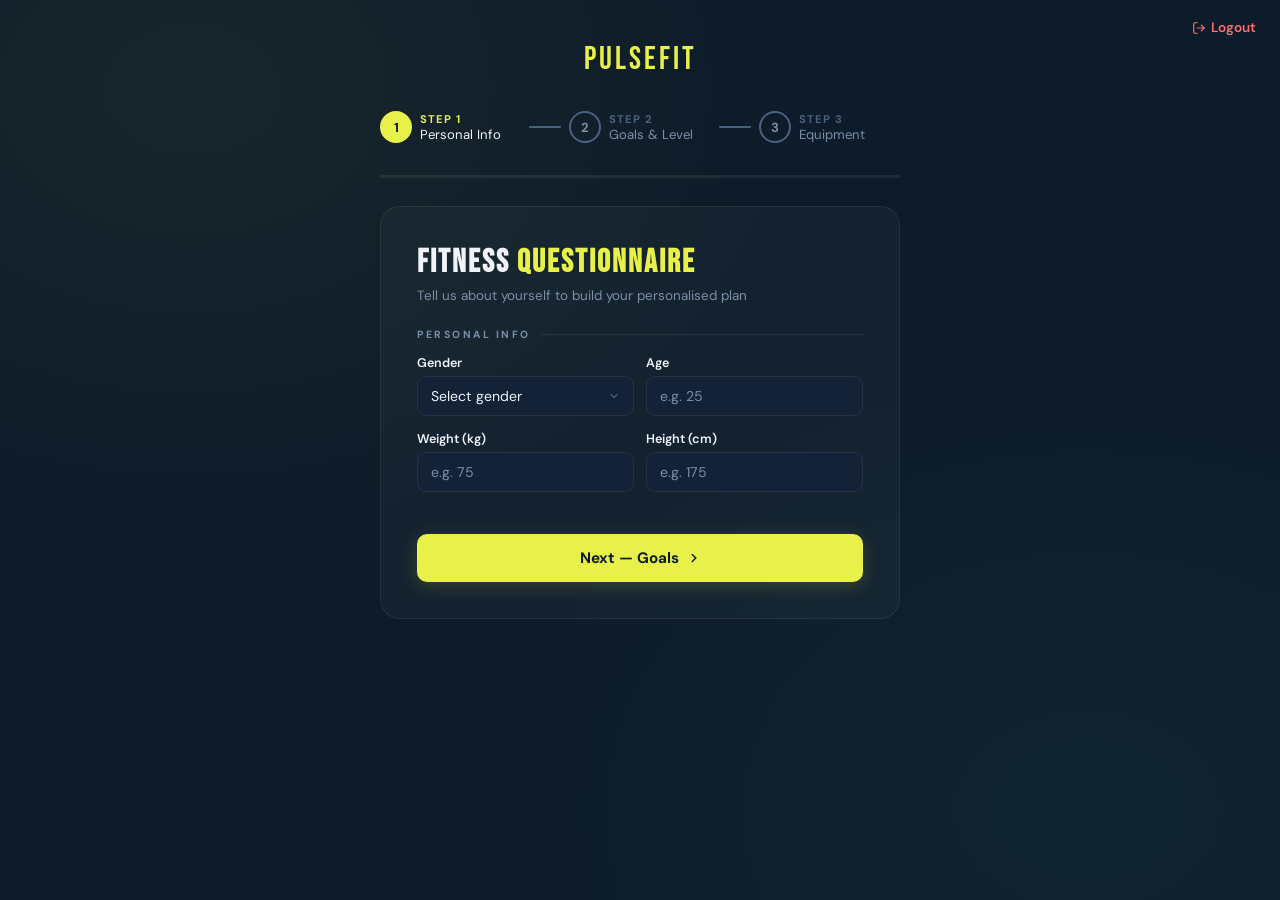
<file: templates/questionnaire.html>
<!DOCTYPE html>
<html lang="en">
<head>
  <meta charset="UTF-8"><link rel="manifest" href="/manifest.json"><meta name="theme-color" content="#e8f04a">
  <link rel="icon" type="image/x-icon" href="/static/favicon.ico">
  <meta name="viewport" content="width=device-width, initial-scale=1.0">
  <title>PulseFit | Questionnaire</title>
  <link rel="preconnect" href="https://fonts.googleapis.com">
  <link rel="stylesheet" href="https://fonts.googleapis.com/css2?family=Bebas+Neue&family=DM+Sans:ital,opsz,wght@0,9..40,300;0,9..40,400;0,9..40,500;0,9..40,600;0,9..40,700&display=swap">
  <style>
    :root{--navy:#0d1b2a;--navy2:#132236;--navy3:#1a2f47;--navy4:#0a1520;--accent:#e8f04a;--accent2:#4af0c8;--white:#f0f4f8;--muted:#7a90a8;--muted2:#4a6280;--card-bg:rgba(255,255,255,0.03);--card-border:rgba(255,255,255,0.07);--radius:14px;--radius-sm:10px;--ease:0.2s ease}
    *,*::before,*::after{box-sizing:border-box;margin:0;padding:0}
    body{background:var(--navy);color:var(--white);font-family:'DM Sans',sans-serif;min-height:100vh;display:flex;flex-direction:column;align-items:center;justify-content:flex-start;padding:2.5rem 1rem 3rem;background-image:radial-gradient(ellipse at 15% 10%,rgba(232,240,74,0.05) 0%,transparent 40%),radial-gradient(ellipse at 85% 90%,rgba(74,240,200,0.04) 0%,transparent 40%)}
    .top-logo{font-family:'Bebas Neue',sans-serif;font-size:2rem;letter-spacing:3px;color:var(--accent);text-decoration:none;margin-bottom:2rem;display:block;text-align:center}
    .logout-link{position:fixed;top:1.2rem;right:1.5rem;color:#f87171;font-size:.85rem;font-weight:600;text-decoration:none;z-index:999;display:flex;align-items:center;gap:5px}
    .step-indicator{display:flex;align-items:center;gap:0;margin-bottom:2rem;width:min(520px,100%)}
    .step{display:flex;align-items:center;gap:8px;flex:1}
    .step-num{width:32px;height:32px;border-radius:50%;display:flex;align-items:center;justify-content:center;font-size:.82rem;font-weight:700;flex-shrink:0;border:2px solid var(--muted2);color:var(--muted);transition:all .35s ease}
    .step.active .step-num{border-color:var(--accent);color:var(--navy);background:var(--accent)}
    .step.done .step-num{border-color:var(--accent2);color:var(--accent2);background:rgba(74,240,200,.1)}
    .step-info{display:flex;flex-direction:column}
    .step-label{font-size:.7rem;font-weight:700;letter-spacing:1px;text-transform:uppercase;color:var(--muted2);transition:color .35s}
    .step.active .step-label{color:var(--accent)}.step.done .step-label{color:var(--accent2)}
    .step-title{font-size:.82rem;color:var(--muted)}.step.active .step-title{color:var(--white)}
    .step-connector{flex:0 0 32px;height:2px;background:var(--muted2);margin:0 8px;border-radius:2px;transition:background .35s}
    .step-connector.done{background:var(--accent2)}
    .progress-track{width:min(520px,100%);height:3px;border-radius:999px;background:var(--card-border);margin-bottom:1.75rem;overflow:hidden}
    .progress-fill{height:100%;border-radius:999px;background:linear-gradient(90deg,var(--accent2),var(--accent));transition:width .5s cubic-bezier(.34,1.56,.64,1);width:0%}
    .form-card{background:var(--card-bg);border:1px solid var(--card-border);border-radius:20px;padding:2.25rem;width:min(520px,100%)}
    .form-title{font-family:'Bebas Neue',sans-serif;font-size:2rem;letter-spacing:2px;margin-bottom:.3rem}
    .form-title span{color:var(--accent)}
    .form-sub{color:var(--muted);font-size:.84rem;margin-bottom:0}
    .step-panel{display:none}.step-panel.active{display:block;animation:fadeSlide .3s ease}
    @keyframes fadeSlide{from{opacity:0;transform:translateX(12px)}to{opacity:1;transform:translateX(0)}}
    .section-label{font-size:.65rem;font-weight:700;letter-spacing:2.5px;text-transform:uppercase;color:var(--muted);margin:1.5rem 0 .85rem;display:flex;align-items:center;gap:10px}
    .section-label::after{content:'';flex:1;height:1px;background:var(--card-border)}
    .form-group{margin-bottom:.85rem}
    .form-row{display:grid;grid-template-columns:1fr 1fr;gap:.75rem}
    label{display:block;margin-bottom:5px;font-size:.79rem;font-weight:600;color:var(--white)}
    input,select{width:100%;background:var(--navy2);border:1px solid var(--card-border);border-radius:9px;padding:10px 13px;color:var(--white);font-family:'DM Sans',sans-serif;font-size:.88rem;outline:none;transition:border-color var(--ease),box-shadow var(--ease);appearance:none;-webkit-appearance:none}
    input::placeholder{color:var(--muted)}
    input:focus,select:focus{border-color:rgba(232,240,74,.4);box-shadow:0 0 0 3px rgba(232,240,74,.06)}
    select{background-image:url("data:image/svg+xml,%3Csvg xmlns='http://www.w3.org/2000/svg' width='12' height='12' viewBox='0 0 24 24' fill='none' stroke='%237a90a8' stroke-width='2' stroke-linecap='round' stroke-linejoin='round'%3E%3Cpolyline points='6 9 12 15 18 9'%3E%3C/polyline%3E%3C/svg%3E");background-repeat:no-repeat;background-position:right 13px center;padding-right:36px;cursor:pointer}
    select option{background:var(--navy2);color:var(--white)}
    .btn-row{display:flex;gap:.75rem;margin-top:1.75rem}
    .btn-back{flex:0 0 auto;padding:.9rem 1.25rem;background:transparent;color:var(--muted);border:1px solid var(--card-border);border-radius:var(--radius-sm);font-family:'DM Sans',sans-serif;font-weight:600;font-size:.9rem;cursor:pointer;transition:all var(--ease);display:flex;align-items:center;gap:6px}
    .btn-back:hover{background:var(--navy2);color:var(--white)}
    .btn-next,.btn-submit{flex:1;padding:.9rem;background:var(--accent);color:var(--navy);border:none;border-radius:var(--radius-sm);font-family:'DM Sans',sans-serif;font-weight:700;font-size:.95rem;cursor:pointer;transition:all var(--ease);display:flex;align-items:center;justify-content:center;gap:8px;box-shadow:0 4px 18px rgba(232,240,74,.18)}
    .btn-next:hover,.btn-submit:hover{background:#d4da40;transform:translateY(-1px);box-shadow:0 8px 24px rgba(232,240,74,.28)}
    .btn-submit:disabled{opacity:.5;cursor:not-allowed;transform:none}
    #result{margin-top:1.25rem;background:var(--navy2);border:1px solid var(--card-border);border-radius:var(--radius);padding:1.25rem;display:none}
    #result.show{display:block;animation:fadeSlide .3s ease}
    .loading{text-align:center;color:var(--accent);font-family:'Bebas Neue',sans-serif;font-size:1.3rem;letter-spacing:2px}
    .loading::after{content:'';display:block;width:40px;height:3px;margin:8px auto 0;background:var(--accent);animation:loadBar 1.2s ease infinite}
    @keyframes loadBar{0%{width:10px}50%{width:40px}100%{width:10px}}
    .plan h3{font-family:'Bebas Neue',sans-serif;font-size:1.4rem;letter-spacing:1.5px;color:var(--accent);margin-bottom:.5rem}
    .plan p{color:var(--muted);font-size:.84rem;margin-bottom:.75rem;line-height:1.6}
    .plan h4{font-size:.68rem;color:var(--muted);text-transform:uppercase;letter-spacing:2px;margin-bottom:.5rem}
    .plan ul{list-style:none;display:grid;gap:5px}
    .plan li{background:var(--navy3);border:1px solid var(--card-border);border-radius:8px;padding:7px 12px;font-size:.82rem;color:var(--white);display:flex;align-items:center;gap:8px}
    .plan li::before{content:'';width:6px;height:6px;border-radius:50%;background:var(--accent);flex-shrink:0}
    .redirect-note{text-align:center;margin-top:.75rem;font-size:.8rem;color:var(--muted)}
    @media(max-width:600px){
      body{padding:1.5rem .75rem 2rem}
      .form-card{padding:1.25rem;border-radius:14px}
      .form-title{font-size:1.6rem}
      .form-row{grid-template-columns:1fr}
      .step-title{display:none}
      .step-connector{flex:0 0 16px;margin:0 4px}
      .step-num{width:28px;height:28px;font-size:.75rem}
      .btn-row{flex-direction:column}
      .btn-back{width:100%;justify-content:center}
      .btn-next,.btn-submit{font-size:.88rem}
      .logout-link{top:.8rem;right:.75rem;font-size:.78rem}
    }
    @media(max-width:400px){
      .step-indicator{gap:0;justify-content:center}
      .step-info{display:none}
      .step-connector{flex:0 0 20px}
      .form-card{padding:1rem}
      input,select{padding:9px 11px;font-size:.82rem}
    }
  </style>
</head>
<body>
  <a href="/" class="top-logo">PulseFit</a>
  <a href="/logout" class="logout-link">
    <svg width="14" height="14" viewBox="0 0 24 24" fill="none" stroke="currentColor" stroke-width="2" stroke-linecap="round"><path d="M9 21H5a2 2 0 0 1-2-2V5a2 2 0 0 1 2-2h4"/><polyline points="16 17 21 12 16 7"/><line x1="21" y1="12" x2="9" y2="12"/></svg>
    Logout
  </a>

  <!-- STEP INDICATOR -->
  <div class="step-indicator">
    <div class="step active" id="si-1">
      <div class="step-num">1</div>
      <div class="step-info"><span class="step-label">Step 1</span><span class="step-title">Personal Info</span></div>
    </div>
    <div class="step-connector" id="sc-1"></div>
    <div class="step" id="si-2">
      <div class="step-num">2</div>
      <div class="step-info"><span class="step-label">Step 2</span><span class="step-title">Goals & Level</span></div>
    </div>
    <div class="step-connector" id="sc-2"></div>
    <div class="step" id="si-3">
      <div class="step-num">3</div>
      <div class="step-info"><span class="step-label">Step 3</span><span class="step-title">Equipment</span></div>
    </div>
  </div>

  <!-- PROGRESS BAR -->
  <div class="progress-track"><div class="progress-fill" id="progress-fill"></div></div>

  <!-- FORM CARD -->
  <div class="form-card">
    <h1 class="form-title">Fitness <span>Questionnaire</span></h1>
    <p class="form-sub" id="step-sub">Tell us about yourself to build your personalised plan</p>

    <form id="fitnessForm" novalidate>

      <!-- STEP 1 -->
      <div class="step-panel active" id="panel-1">
        <div class="section-label">Personal Info</div>
        <div class="form-row">
          <div class="form-group">
            <label for="gender">Gender</label>
            <select id="gender" name="gender"><option value="">Select gender</option><option value="male">Male</option><option value="female">Female</option><option value="other">Other</option></select>
          </div>
          <div class="form-group">
            <label for="age">Age</label>
            <input type="number" id="age" name="age" min="10" max="100" placeholder="e.g. 25">
          </div>
        </div>
        <div class="form-row">
          <div class="form-group">
            <label for="weight">Weight (kg)</label>
            <input type="number" id="weight" name="weight" min="30" max="300" placeholder="e.g. 75">
          </div>
          <div class="form-group">
            <label for="height">Height (cm)</label>
            <input type="number" id="height" name="height" min="100" max="250" placeholder="e.g. 175">
          </div>
        </div>
        <div class="btn-row">
          <button type="button" class="btn-next" onclick="goStep(2)">
            Next — Goals
            <svg width="14" height="14" viewBox="0 0 24 24" fill="none" stroke="currentColor" stroke-width="2.5" stroke-linecap="round"><polyline points="9 18 15 12 9 6"/></svg>
          </button>
        </div>
      </div>

      <!-- STEP 2 -->
      <div class="step-panel" id="panel-2">
        <div class="section-label">Goals & Level</div>
        <div class="form-row">
          <div class="form-group">
            <label for="goal">Goal</label>
            <select id="goal" name="goal"><option value="">Select goal</option><option value="lose">Lose Weight</option><option value="build">Build Muscle</option><option value="maintain">Maintain</option></select>
          </div>
          <div class="form-group">
            <label for="level">Level</label>
            <select id="level" name="level"><option value="">Select level</option><option value="beginner">Beginner</option><option value="intermediate">Intermediate</option><option value="advanced">Advanced</option></select>
          </div>
        </div>
        <div class="form-row">
          <div class="form-group">
            <label for="workoutDays">Workout days / week</label>
            <input type="number" id="workoutDays" name="workoutDays" min="1" max="7" placeholder="1–7">
          </div>
          <div class="form-group">
            <label for="legDays">Leg days / week</label>
            <input type="number" id="legDays" name="legDays" min="0" max="7" placeholder="0–7">
          </div>
        </div>
        <div class="btn-row">
          <button type="button" class="btn-back" onclick="goStep(1)">
            <svg width="13" height="13" viewBox="0 0 24 24" fill="none" stroke="currentColor" stroke-width="2.5" stroke-linecap="round"><polyline points="15 18 9 12 15 6"/></svg>
            Back
          </button>
          <button type="button" class="btn-next" onclick="goStep(3)">
            Next — Equipment
            <svg width="14" height="14" viewBox="0 0 24 24" fill="none" stroke="currentColor" stroke-width="2.5" stroke-linecap="round"><polyline points="9 18 15 12 9 6"/></svg>
          </button>
        </div>
      </div>

      <!-- STEP 3 -->
      <div class="step-panel" id="panel-3">
        <div class="section-label">Equipment & Preferences</div>
        <div class="form-row">
          <div class="form-group">
            <label for="equipment">Equipment</label>
            <select id="equipment" name="equipment"><option value="">Select equipment</option><option value="full_gym">Full Gym</option><option value="dumbbell_only">Dumbbell Only</option><option value="at_home">At Home</option></select>
          </div>
          <div class="form-group">
            <label for="volume">Volume preference</label>
            <select id="volume" name="volume"><option value="">Select volume</option><option value="low">Low</option><option value="medium">Medium</option><option value="high">High</option></select>
          </div>
        </div>
        <div class="form-row">
          <div class="form-group">
            <label for="injuries">Injuries (optional)</label>
            <select id="injuries" name="injuries"><option value="">None</option><option value="back">Back</option><option value="knee">Knee</option><option value="shoulder">Shoulder</option><option value="ankle">Ankle</option><option value="wrist">Wrist</option><option value="neck">Neck</option><option value="elbow">Elbow</option><option value="hip">Hip</option><option value="other">Other</option></select>
          </div>
          <div class="form-group">
            <label for="weakMuscles">Weak muscles (optional)</label>
            <select id="weakMuscles" name="weakMuscles"><option value="">None</option><option value="chest">Chest</option><option value="back">Back</option><option value="legs">Legs</option><option value="arms">Arms</option><option value="shoulders">Shoulders</option><option value="core">Core</option><option value="glutes">Glutes</option><option value="calves">Calves</option><option value="other">Other</option></select>
          </div>
        </div>
        <div class="btn-row">
          <button type="button" class="btn-back" onclick="goStep(2)">
            <svg width="13" height="13" viewBox="0 0 24 24" fill="none" stroke="currentColor" stroke-width="2.5" stroke-linecap="round"><polyline points="15 18 9 12 15 6"/></svg>
            Back
          </button>
          <button type="submit" class="btn-submit" id="submit-btn">
            <svg width="14" height="14" viewBox="0 0 24 24" fill="currentColor"><polygon points="5 3 19 12 5 21 5 3"/></svg>
            Generate My Plan
          </button>
        </div>
      </div>

    </form>
    <div id="result"></div>
  </div>

  <script src="/static/common.js"></script>
  <script>
    let currentStep=1;
    const TOTAL=3;
    const subTexts=['Tell us about yourself to build your personalised plan','What are your fitness goals and experience level?','What equipment do you have available?'];
    function goStep(n){
      if(n>currentStep&&!validateStep(currentStep))return;
      document.querySelectorAll('.step-panel').forEach(p=>p.classList.remove('active'));
      document.getElementById('panel-'+n).classList.add('active');
      for(let i=1;i<=TOTAL;i++){const si=document.getElementById('si-'+i);si.classList.remove('active','done');if(i<n)si.classList.add('done');else if(i===n)si.classList.add('active');}
      for(let i=1;i<TOTAL;i++){document.getElementById('sc-'+i).classList.toggle('done',i<n);}
      document.getElementById('progress-fill').style.width=Math.round(((n-1)/(TOTAL-1))*100)+'%';
      document.getElementById('step-sub').textContent=subTexts[n-1];
      currentStep=n;
    }
    function validateStep(step){
      const errs=[];
      if(step===1){
        const gender=document.getElementById('gender').value;
        const age=parseInt(document.getElementById('age').value);
        const weight=parseFloat(document.getElementById('weight').value);
        const height=parseFloat(document.getElementById('height').value);
        if(!gender)errs.push('Please select your gender.');
        if(isNaN(age)||age<10||age>100)errs.push('Age must be 10–100.');
        if(isNaN(weight)||weight<30||weight>300)errs.push('Weight must be 30–300 kg.');
        if(isNaN(height)||height<100||height>250)errs.push('Height must be 100–250 cm.');
      }
      if(step===2){
        const goal=document.getElementById('goal').value;
        const level=document.getElementById('level').value;
        const days=parseInt(document.getElementById('workoutDays').value);
        const legs=parseInt(document.getElementById('legDays').value);
        if(!goal)errs.push('Please select a goal.');
        if(!level)errs.push('Please select your level.');
        if(isNaN(days)||days<1||days>7)errs.push('Workout days must be 1–7.');
        if(isNaN(legs)||legs<0||legs>7)errs.push('Leg days must be 0–7.');
      }
      if(errs.length){alert(errs.join('\n'));return false;}
      return true;
    }
    goStep(1);
  </script>
  <script src="/static/questionnaire.js"></script>
  <script>if('serviceWorker'in navigator){navigator.serviceWorker.register('/sw.js').catch(console.error);}</script>
</body>
</html>
</file>
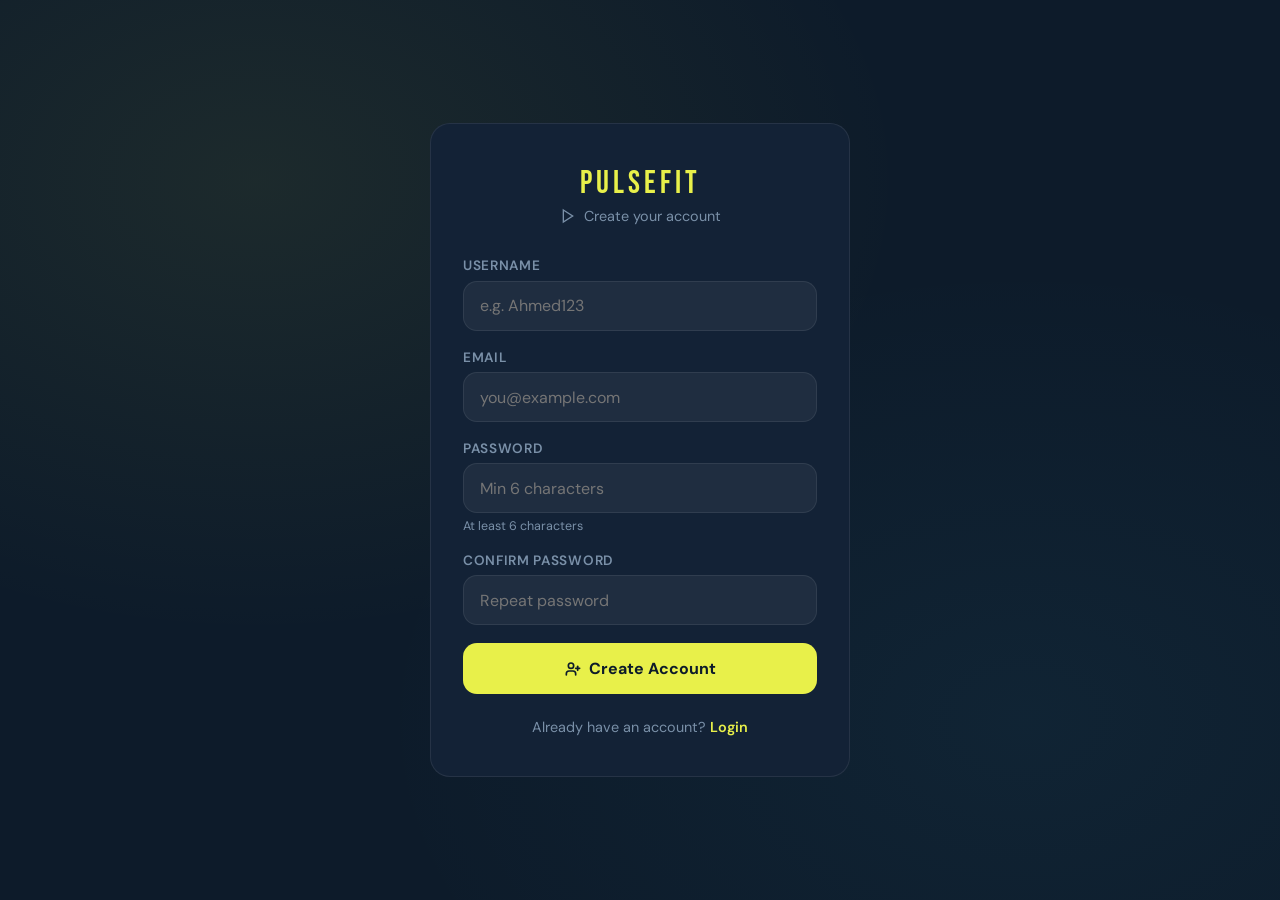
<file: templates/Register.html>
<!DOCTYPE html>
<html lang="en">
<head>
  <meta charset="UTF-8">
  <meta name="viewport" content="width=device-width, initial-scale=1.0">
  <title>PulseFit | Register</title>
  <link rel="manifest" href="/manifest.json">
  <meta name="theme-color" content="#e8f04a">
  <link rel="preconnect" href="https://fonts.googleapis.com">
  <link rel="stylesheet" href="https://fonts.googleapis.com/css2?family=Bebas+Neue&family=DM+Sans:wght@400;500;600;700&display=swap">
  <style>
    :root{--navy:#0d1b2a;--navy2:#132236;--accent:#e8f04a;--white:#f0f4f8;--muted:#7a90a8;--red:#f87171;--border:rgba(255,255,255,0.08);--radius:14px}
    *,*::before,*::after{box-sizing:border-box;margin:0;padding:0}
    body{background:var(--navy);color:var(--white);font-family:'DM Sans',sans-serif;min-height:100vh;display:flex;align-items:center;justify-content:center;padding:1.5rem;background-image:radial-gradient(ellipse at 20% 20%,rgba(232,240,74,0.07) 0%,transparent 45%),radial-gradient(ellipse at 80% 80%,rgba(74,200,240,0.05) 0%,transparent 45%)}
    .card{width:100%;max-width:420px;background:var(--navy2);border:1px solid var(--border);border-radius:20px;padding:2.5rem 2rem}
    .logo{font-family:'Bebas Neue',sans-serif;font-size:2rem;letter-spacing:4px;color:var(--accent);text-align:center;margin-bottom:.3rem}
    .subtitle{text-align:center;color:var(--muted);font-size:.9rem;margin-bottom:2rem;display:flex;align-items:center;justify-content:center;gap:8px}
    .field{margin-bottom:1.1rem}
    label{display:block;font-size:.85rem;font-weight:600;color:var(--muted);margin-bottom:.4rem;text-transform:uppercase;letter-spacing:.05em}
    input{width:100%;padding:.85rem 1rem;background:rgba(255,255,255,0.05);border:1px solid var(--border);border-radius:var(--radius);color:var(--white);font-family:inherit;font-size:1rem;transition:border-color .2s}
    input:focus{outline:none;border-color:var(--accent)}
    .hint{font-size:.78rem;color:var(--muted);margin-top:.3rem}
    .btn{width:100%;padding:.95rem;background:var(--accent);color:var(--navy);border:none;border-radius:var(--radius);font-family:inherit;font-size:1rem;font-weight:700;cursor:pointer;margin-top:.5rem;transition:opacity .2s,transform .15s;display:flex;align-items:center;justify-content:center;gap:8px}
    .btn:hover:not(:disabled){opacity:.9;transform:translateY(-1px)}
    .btn:disabled{opacity:.5;cursor:not-allowed}
    .err-msg{background:rgba(248,113,113,0.12);border:1px solid rgba(248,113,113,0.3);color:var(--red);border-radius:10px;padding:.75rem 1rem;font-size:.9rem;margin-bottom:1rem;display:none}
    .footer-link{text-align:center;margin-top:1.5rem;font-size:.9rem;color:var(--muted)}
    .footer-link a{color:var(--accent);text-decoration:none;font-weight:600}
  </style>
</head>
<body>
  <div class="card">
    <div class="logo">PulseFit</div>
    <p class="subtitle">
      <svg width="16" height="16" viewBox="0 0 24 24" fill="none" stroke="currentColor" stroke-width="2" stroke-linecap="round"><polygon points="5 3 19 12 5 21 5 3"/></svg>
      Create your account
    </p>
    <div class="err-msg" id="errMsg"></div>
    <div class="field">
      <label>Username</label>
      <input type="text" id="username" placeholder="e.g. Ahmed123" autocomplete="username">
    </div>
    <div class="field">
      <label>Email</label>
      <input type="email" id="email" placeholder="you@example.com" autocomplete="email">
    </div>
    <div class="field">
      <label>Password</label>
      <input type="password" id="password" placeholder="Min 6 characters" autocomplete="new-password">
      <p class="hint">At least 6 characters</p>
    </div>
    <div class="field">
      <label>Confirm Password</label>
      <input type="password" id="confirm" placeholder="Repeat password" autocomplete="new-password">
    </div>
    <button class="btn" id="regBtn" onclick="doRegister()">
      <svg width="16" height="16" viewBox="0 0 24 24" fill="none" stroke="currentColor" stroke-width="2.5" stroke-linecap="round"><path d="M16 21v-2a4 4 0 0 0-4-4H6a4 4 0 0 0-4 4v2"/><circle cx="9" cy="7" r="4"/><line x1="19" y1="8" x2="19" y2="14"/><line x1="22" y1="11" x2="16" y2="11"/></svg>
      Create Account
    </button>
    <div class="footer-link">Already have an account? <a href="/login">Login</a></div>
  </div>
  <script>
    async function doRegister(){
      const btn=document.getElementById('regBtn');
      const username=document.getElementById('username').value.trim();
      const email=document.getElementById('email').value.trim();
      const password=document.getElementById('password').value;
      const confirm=document.getElementById('confirm').value;
      if(!username||!email||!password||!confirm){showErr('Please fill in all fields.');return;}
      if(password!==confirm){showErr('Passwords do not match.');return;}
      if(password.length<6){showErr('Password must be at least 6 characters.');return;}
      btn.disabled=true;btn.textContent='Creating account...';
      try{
        const res=await fetch('/register',{method:'POST',headers:{'Content-Type':'application/json'},body:JSON.stringify({username,email,password})});
        const data=await res.json();
        if(!res.ok){showErr(data.error||'Registration failed');btn.disabled=false;btn.textContent='Create Account';return;}
        window.location.href=data.redirect||'/questionnaire';
      }catch{showErr('Server error, try again.');btn.disabled=false;btn.textContent='Create Account';}
    }
    function showErr(msg){const e=document.getElementById('errMsg');e.textContent=msg;e.style.display='block';}
    document.addEventListener('keydown',e=>{if(e.key==='Enter')doRegister();});
  </script>
</body>
</html>
</file>
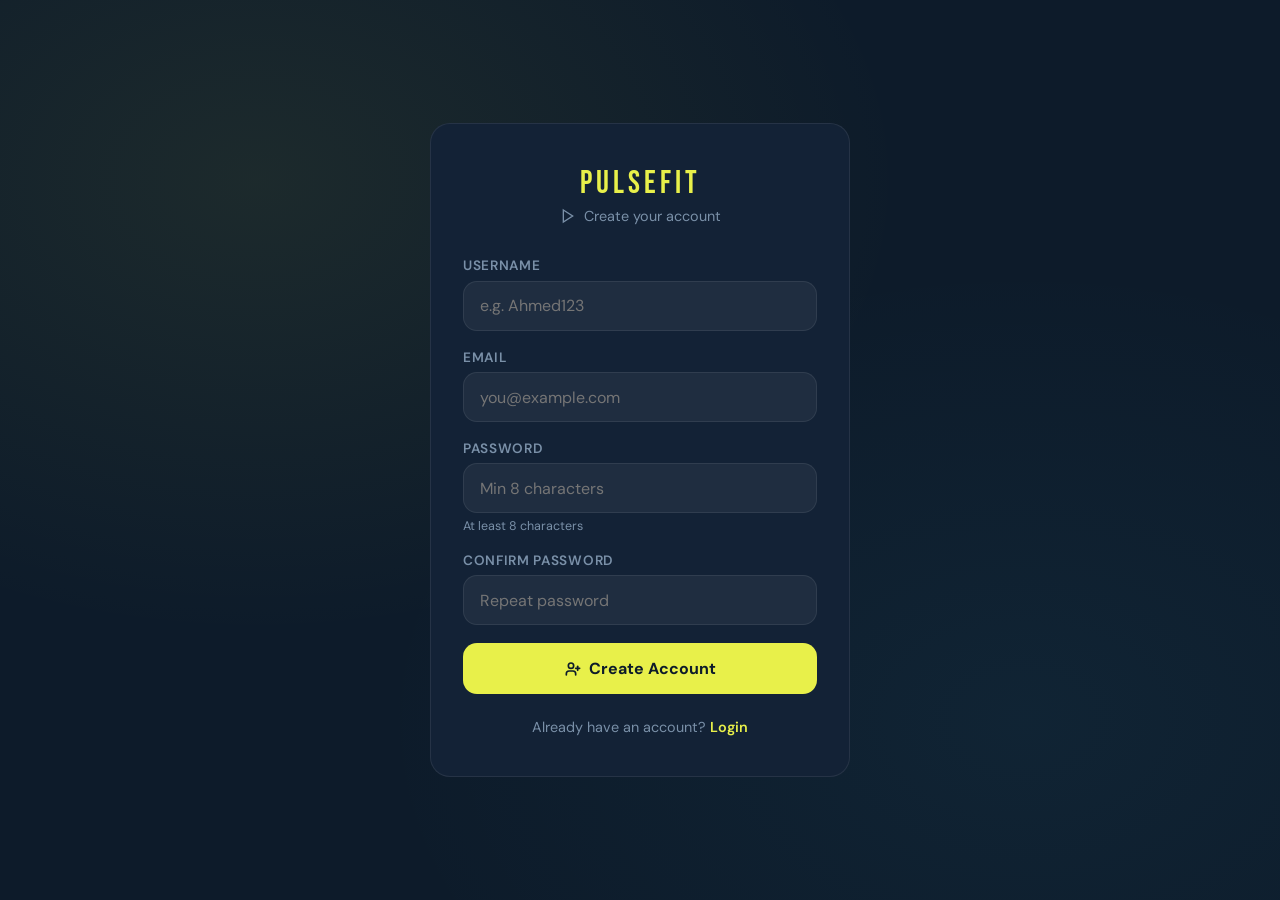
<file: templates/register.html>
<!DOCTYPE html>
<html lang="en">
<head>
  <meta charset="UTF-8">
  <meta name="viewport" content="width=device-width, initial-scale=1.0">
  <title>PulseFit | Register</title>
  <link rel="manifest" href="/manifest.json">
  <meta name="theme-color" content="#e8f04a">
  <link rel="preconnect" href="https://fonts.googleapis.com">
  <link rel="stylesheet" href="https://fonts.googleapis.com/css2?family=Bebas+Neue&family=DM+Sans:wght@400;500;600;700&display=swap">
  <style>
    :root{--navy:#0d1b2a;--navy2:#132236;--accent:#e8f04a;--white:#f0f4f8;--muted:#7a90a8;--red:#f87171;--border:rgba(255,255,255,0.08);--radius:14px}
    *,*::before,*::after{box-sizing:border-box;margin:0;padding:0}
    body{background:var(--navy);color:var(--white);font-family:'DM Sans',sans-serif;min-height:100vh;display:flex;align-items:center;justify-content:center;padding:1.5rem;background-image:radial-gradient(ellipse at 20% 20%,rgba(232,240,74,0.07) 0%,transparent 45%),radial-gradient(ellipse at 80% 80%,rgba(74,200,240,0.05) 0%,transparent 45%)}
    .card{width:100%;max-width:420px;background:var(--navy2);border:1px solid var(--border);border-radius:20px;padding:2.5rem 2rem}
    .logo{font-family:'Bebas Neue',sans-serif;font-size:2rem;letter-spacing:4px;color:var(--accent);text-align:center;margin-bottom:.3rem}
    .subtitle{text-align:center;color:var(--muted);font-size:.9rem;margin-bottom:2rem;display:flex;align-items:center;justify-content:center;gap:8px}
    .field{margin-bottom:1.1rem}
    label{display:block;font-size:.85rem;font-weight:600;color:var(--muted);margin-bottom:.4rem;text-transform:uppercase;letter-spacing:.05em}
    input{width:100%;padding:.85rem 1rem;background:rgba(255,255,255,0.05);border:1px solid var(--border);border-radius:var(--radius);color:var(--white);font-family:inherit;font-size:1rem;transition:border-color .2s}
    input:focus{outline:none;border-color:var(--accent)}
    .hint{font-size:.78rem;color:var(--muted);margin-top:.3rem}
    .btn{width:100%;padding:.95rem;background:var(--accent);color:var(--navy);border:none;border-radius:var(--radius);font-family:inherit;font-size:1rem;font-weight:700;cursor:pointer;margin-top:.5rem;transition:opacity .2s,transform .15s;display:flex;align-items:center;justify-content:center;gap:8px}
    .btn:hover:not(:disabled){opacity:.9;transform:translateY(-1px)}
    .btn:disabled{opacity:.5;cursor:not-allowed}
    .err-msg{background:rgba(248,113,113,0.12);border:1px solid rgba(248,113,113,0.3);color:var(--red);border-radius:10px;padding:.75rem 1rem;font-size:.9rem;margin-bottom:1rem;display:none}
    .footer-link{text-align:center;margin-top:1.5rem;font-size:.9rem;color:var(--muted)}
    .footer-link a{color:var(--accent);text-decoration:none;font-weight:600}
  </style>
</head>
<body>
  <div class="card">
    <div class="logo">PulseFit</div>
    <p class="subtitle">
      <svg width="16" height="16" viewBox="0 0 24 24" fill="none" stroke="currentColor" stroke-width="2" stroke-linecap="round"><polygon points="5 3 19 12 5 21 5 3"/></svg>
      Create your account
    </p>
    <div class="err-msg" id="errMsg"></div>
    <div class="field">
      <label>Username</label>
      <input type="text" id="username" placeholder="e.g. Ahmed123" autocomplete="username">
    </div>
    <div class="field">
      <label>Email</label>
      <input type="email" id="email" placeholder="you@example.com" autocomplete="email">
    </div>
    <div class="field">
      <label>Password</label>
      <input type="password" id="password" placeholder="Min 8 characters" autocomplete="new-password">
      <p class="hint">At least 8 characters</p>
    </div>
    <div class="field">
      <label>Confirm Password</label>
      <input type="password" id="confirm" placeholder="Repeat password" autocomplete="new-password">
    </div>
    <button class="btn" id="regBtn" onclick="doRegister()">
      <svg width="16" height="16" viewBox="0 0 24 24" fill="none" stroke="currentColor" stroke-width="2.5" stroke-linecap="round"><path d="M16 21v-2a4 4 0 0 0-4-4H6a4 4 0 0 0-4 4v2"/><circle cx="9" cy="7" r="4"/><line x1="19" y1="8" x2="19" y2="14"/><line x1="22" y1="11" x2="16" y2="11"/></svg>
      Create Account
    </button>
    <div class="footer-link">Already have an account? <a href="/login">Login</a></div>
  </div>
  <script>
    async function doRegister(){
      const btn=document.getElementById('regBtn');
      const username=document.getElementById('username').value.trim();
      const email=document.getElementById('email').value.trim();
      const password=document.getElementById('password').value;
      const confirm=document.getElementById('confirm').value;
      if(!username||!email||!password||!confirm){showErr('Please fill in all fields.');return;}
      if(password!==confirm){showErr('Passwords do not match.');return;}
      if(password.length<8){showErr('Password must be at least 8 characters.');return;}
      btn.disabled=true;btn.textContent='Creating account...';
      try{
        const res=await fetch('/register',{method:'POST',headers:{'Content-Type':'application/json'},body:JSON.stringify({username,email,password})});
        const data=await res.json();
        if(!res.ok){showErr(data.error||'Registration failed');btn.disabled=false;btn.textContent='Create Account';return;}
        window.location.href=data.redirect||'/questionnaire';
      }catch{showErr('Server error, try again.');btn.disabled=false;btn.textContent='Create Account';}
    }
    function showErr(msg){const e=document.getElementById('errMsg');e.textContent=msg;e.style.display='block';}
    document.addEventListener('keydown',e=>{if(e.key==='Enter')doRegister();});
  </script>
</body>
</html>
</file>
